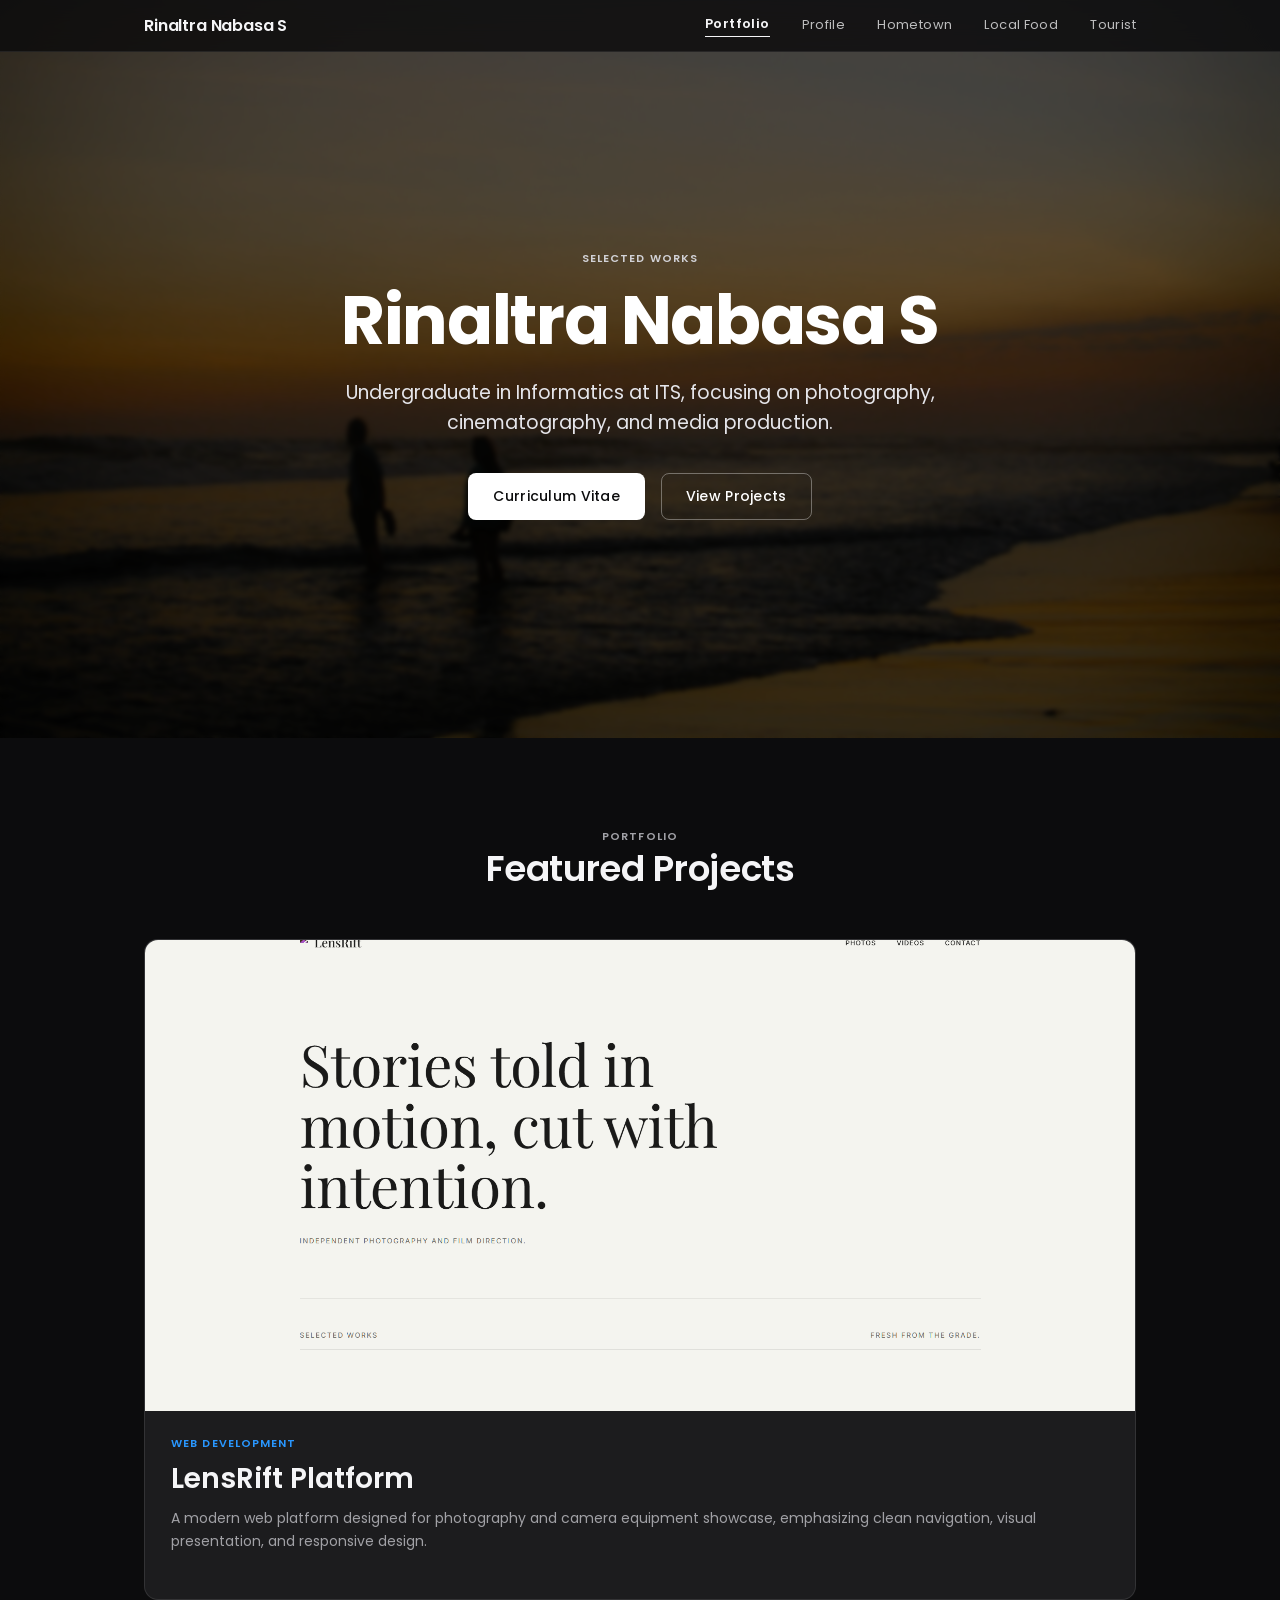
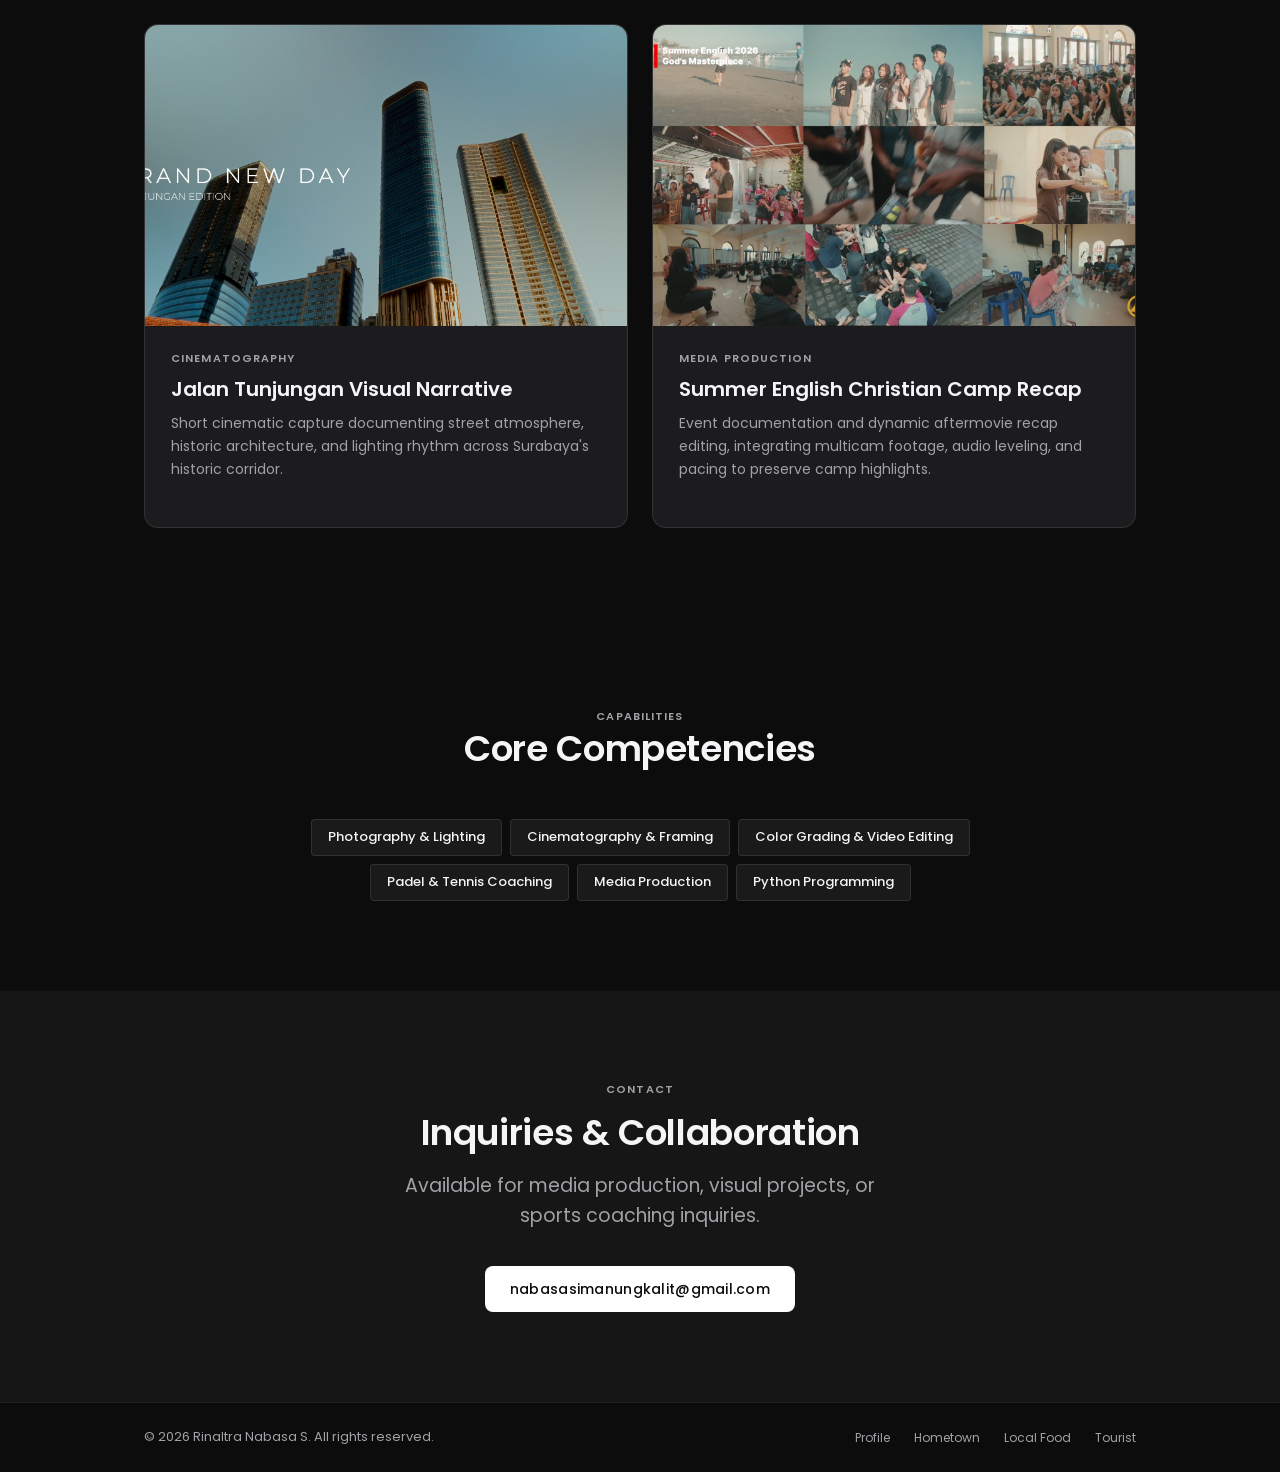
<file: quiz1/index.html>
<!DOCTYPE html>
<html lang="en">

<head>
  <meta charset="UTF-8">
  <meta name="viewport" content="width=device-width, initial-scale=1.0">
  <title>Rinaltra Nabasa S — Portfolio</title>
  <link rel="stylesheet" href="css/style.css">
</head>

<body>
  <!-- Navigation -->
  <nav class="nav nav-dark">
    <div class="nav-container">
      <a href="./index.html" class="nav-logo">Rinaltra Nabasa S</a>
      <div class="nav-links">
        <a href="./index.html" class="active">Portfolio</a>
        <a href="./profile/index.html">Profile</a>
        <a href="./hometown/index.html">Hometown</a>
        <a href="./food/index.html">Local Food</a>
        <a href="./tourist/index.html">Tourist</a>
      </div>
      <button class="nav-hamburger" aria-label="Menu">
        <span></span><span></span><span></span>
      </button>
    </div>
  </nav>
  <div class="nav-mobile-overlay">
    <a href="./index.html">Portfolio</a>
    <a href="./profile/index.html">Profile</a>
    <a href="./hometown/index.html">Hometown</a>
    <a href="./food/index.html">Local Food</a>
    <a href="./tourist/index.html">Tourist</a>
  </div>

  <div class="page-content">
    <!-- Hero Section with Portofolio Landing Page Photo -->
    <section class="hero hero-with-bg" style="background-image: url('images/Portofolio_landingpage.JPG');">
      <div class="hero-content">
        <p class="label" style="color: #d1d1d6; margin-bottom: 14px;">Selected Works</p>
        <h1 class="headline-super hero-title">Rinaltra Nabasa S</h1>
        <p class="subheadline hero-subtitle" style="color: #e5e5ea;">
          Undergraduate in Informatics at ITS, focusing on photography, cinematography, and media production.
        </p>
        <div class="hero-cta">
          <a href="./profile/index.html" class="btn btn-primary">Curriculum Vitae</a>
          <a href="#projects" class="btn btn-secondary">View Projects</a>
        </div>
      </div>
    </section>

    <!-- Projects Section -->
    <section class="section bg-black" id="projects">
      <div class="container">
        <div class="section-header text-center">
          <p class="label" style="color: var(--text-light-secondary);">Portfolio</p>
          <h2 class="headline-2" style="color: var(--text-light);">Featured Projects</h2>
        </div>

        <div class="card-grid card-grid-2">
          <!-- Featured Project 1: LensRift Website -->
          <div class="card card-dark card-featured">
            <div class="card-image">
              <img src="images/Project1_LensRiftWebsite.png" alt="LensRift Website Preview">
            </div>
            <div class="card-body">
              <p class="label card-label" style="color: var(--accent);">Web Development</p>
              <h3 class="card-title" style="color: var(--text-light);">LensRift Platform</h3>
              <p class="card-desc">
                A modern web platform designed for photography and camera equipment showcase, emphasizing clean
                navigation, visual presentation, and responsive design.
              </p>
            </div>
          </div>

          <!-- Project 2: Tunjungan Cinematography -->
          <div class="card card-dark">
            <div class="card-image">
              <img src="images/Project2_TunjunganCinematography.png" alt="Tunjungan Cinematography Project">
            </div>
            <div class="card-body">
              <p class="label card-label" style="color: var(--text-light-secondary);">Cinematography</p>
              <h3 class="card-title" style="color: var(--text-light);">Jalan Tunjungan Visual Narrative</h3>
              <p class="card-desc">
                Short cinematic capture documenting street atmosphere, historic architecture, and lighting rhythm across
                Surabaya's historic corridor.
              </p>
            </div>
          </div>

          <!-- Project 3: Summer English Christian Camp Recap -->
          <div class="card card-dark">
            <div class="card-image">
              <img src="images/Project3_SummerEnglishChristianCampRecap.png"
                alt="Summer English Christian Camp Video Recap">
            </div>
            <div class="card-body">
              <p class="label card-label" style="color: var(--text-light-secondary);">Media Production</p>
              <h3 class="card-title" style="color: var(--text-light);">Summer English Christian Camp Recap</h3>
              <p class="card-desc">
                Event documentation and dynamic aftermovie recap editing, integrating multicam footage, audio leveling,
                and pacing to preserve camp highlights.
              </p>
            </div>
          </div>
        </div>
      </div>
    </section>


    <!-- Skills Section -->
    <section class="section bg-black" id="skills">
      <div class="container text-center">
        <div class="section-header">
          <p class="label" style="color: var(--text-light-secondary);">Capabilities</p>
          <h2 class="headline-2" style="color: var(--text-light);">Core Competencies</h2>
        </div>
        <div class="skills-grid" style="justify-content: center; max-width: 720px; margin: 0 auto;">
          <span class="skill-tag">Photography & Lighting</span>
          <span class="skill-tag">Cinematography & Framing</span>
          <span class="skill-tag">Color Grading & Video Editing</span>
          <span class="skill-tag">Padel & Tennis Coaching</span>
          <span class="skill-tag">Media Production</span>
          <span class="skill-tag">Python Programming</span>
        </div>
      </div>
    </section>

    <!-- Contact -->
    <section class="section bg-dark text-center">
      <div class="container">
        <p class="label" style="color: var(--text-light-secondary); margin-bottom: 12px;">Contact</p>
        <h2 class="headline-2" style="color: var(--text-light); margin-bottom: 16px;">Inquiries & Collaboration</h2>
        <p class="subheadline" style="max-width: 520px; margin: 0 auto 36px;">
          Available for media production, visual projects, or sports coaching inquiries.
        </p>
        <div class="hero-cta">
          <a href="mailto:nabasasimanungkalit@gmail.com" class="btn btn-primary">nabasasimanungkalit@gmail.com</a>
        </div>
      </div>
    </section>

    <!-- Footer -->
    <footer class="footer">
      <div class="footer-content">
        <p class="footer-text">&copy; 2026 Rinaltra Nabasa S. All rights reserved.</p>
        <div class="footer-links">
          <a href="./profile/index.html">Profile</a>
          <a href="./hometown/index.html">Hometown</a>
          <a href="./food/index.html">Local Food</a>
          <a href="./tourist/index.html">Tourist</a>
        </div>
      </div>
    </footer>
  </div>

  <script src="js/main.js"></script>
</body>

</html>
</file>
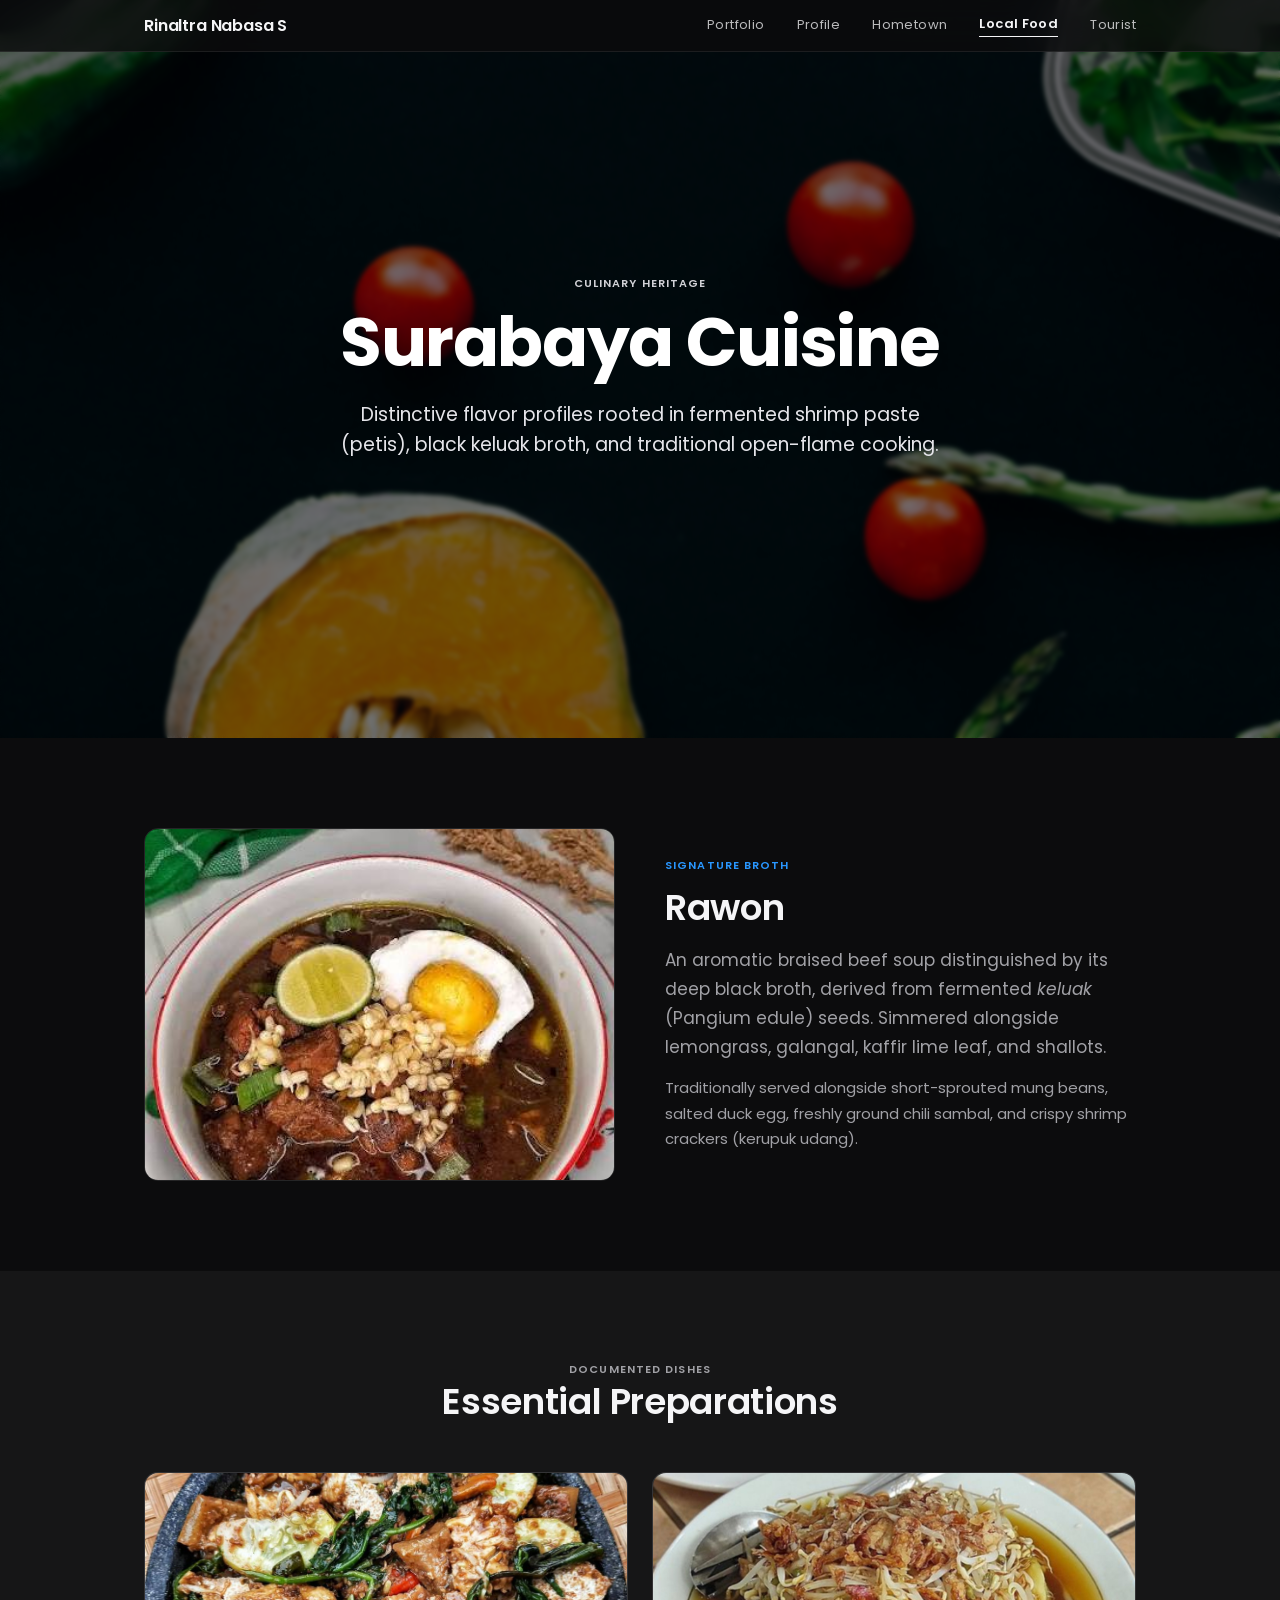
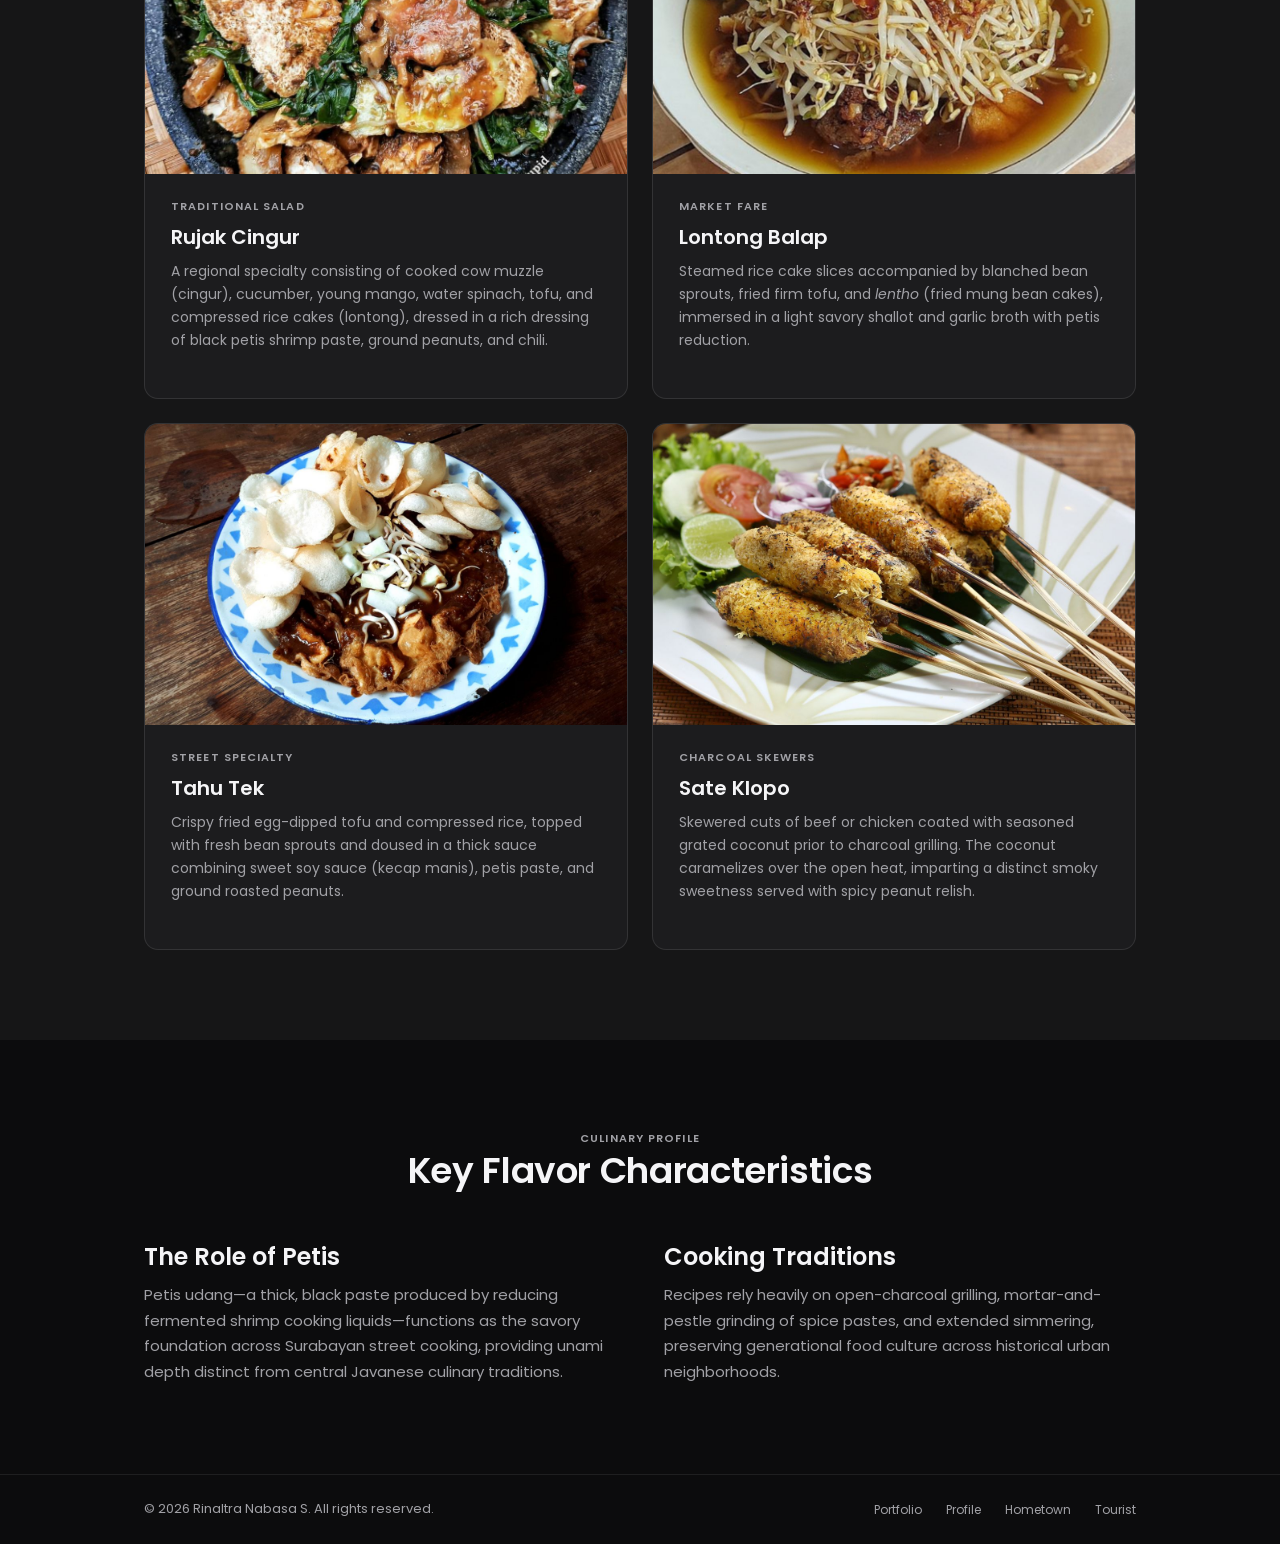
<file: quiz1/food/index.html>
<!DOCTYPE html>
<html lang="en">
<head>
  <meta charset="UTF-8">
  <meta name="viewport" content="width=device-width, initial-scale=1.0">
  <title>Surabaya — Culinary Overview</title>
  <link rel="stylesheet" href="../css/style.css">
</head>
<body>
  <!-- Navigation -->
  <nav class="nav nav-dark">
    <div class="nav-container">
      <a href="../index.html" class="nav-logo">Rinaltra Nabasa S</a>
      <div class="nav-links">
        <a href="../index.html">Portfolio</a>
        <a href="../profile/index.html">Profile</a>
        <a href="../hometown/index.html">Hometown</a>
        <a href="../food/index.html" class="active">Local Food</a>
        <a href="../tourist/index.html">Tourist</a>
      </div>
      <button class="nav-hamburger" aria-label="Menu">
        <span></span><span></span><span></span>
      </button>
    </div>
  </nav>
  <div class="nav-mobile-overlay">
    <a href="../index.html">Portfolio</a>
    <a href="../profile/index.html">Profile</a>
    <a href="../hometown/index.html">Hometown</a>
    <a href="../food/index.html">Local Food</a>
    <a href="../tourist/index.html">Tourist</a>
  </div>

  <div class="page-content">
    <!-- Hero with FoodBackdrop.jpg -->
    <section class="hero hero-with-bg" style="background-image: url('../images/FoodBackdrop.jpg');">
      <div class="hero-content">
        <p class="label" style="color: #d1d1d6; margin-bottom: 12px;">Culinary Heritage</p>
        <h1 class="headline-super hero-title">Surabaya Cuisine</h1>
        <p class="subheadline hero-subtitle" style="color: #e5e5ea;">
          Distinctive flavor profiles rooted in fermented shrimp paste (petis), black keluak broth, and traditional open-flame cooking.
        </p>
      </div>
    </section>

    <!-- Featured Dish: Rawon -->
    <section class="section bg-black">
      <div class="container">
        <div class="split-feature">
          <div class="split-feature-img">
            <img src="../images/Rawon.jpg" alt="Rawon Surabaya Beef Stew">
          </div>
          <div>
            <p class="label" style="color: var(--accent); margin-bottom: 10px;">Signature Broth</p>
            <h2 class="headline-2" style="color: var(--text-light); margin-bottom: 16px;">Rawon</h2>
            <p class="body-large" style="color: var(--text-light-secondary); margin-bottom: 14px;">
              An aromatic braised beef soup distinguished by its deep black broth, derived from fermented <em>keluak</em> (Pangium edule) seeds. Simmered alongside lemongrass, galangal, kaffir lime leaf, and shallots.
            </p>
            <p class="body-text" style="color: var(--text-light-secondary);">
              Traditionally served alongside short-sprouted mung beans, salted duck egg, freshly ground chili sambal, and crispy shrimp crackers (kerupuk udang).
            </p>
          </div>
        </div>
      </div>
    </section>

    <!-- Regional Specialties Grid -->
    <section class="section bg-dark">
      <div class="container">
        <div class="section-header text-center">
          <p class="label" style="color: var(--text-light-secondary);">Documented Dishes</p>
          <h2 class="headline-2" style="color: var(--text-light);">Essential Preparations</h2>
        </div>

        <div class="card-grid card-grid-2">
          <!-- Rujak Cingur -->
          <div class="card card-dark">
            <div class="card-image">
              <img src="../images/rujak_cingur.jpg" alt="Rujak Cingur Dish">
            </div>
            <div class="card-body">
              <p class="label card-label" style="color: var(--text-light-secondary);">Traditional Salad</p>
              <h3 class="card-title" style="color: var(--text-light);">Rujak Cingur</h3>
              <p class="card-desc">
                A regional specialty consisting of cooked cow muzzle (cingur), cucumber, young mango, water spinach, tofu, and compressed rice cakes (lontong), dressed in a rich dressing of black petis shrimp paste, ground peanuts, and chili.
              </p>
            </div>
          </div>

          <!-- Lontong Balap -->
          <div class="card card-dark">
            <div class="card-image">
              <img src="../images/Lontongbalap.jpg" alt="Lontong Balap Dish">
            </div>
            <div class="card-body">
              <p class="label card-label" style="color: var(--text-light-secondary);">Market Fare</p>
              <h3 class="card-title" style="color: var(--text-light);">Lontong Balap</h3>
              <p class="card-desc">
                Steamed rice cake slices accompanied by blanched bean sprouts, fried firm tofu, and <em>lentho</em> (fried mung bean cakes), immersed in a light savory shallot and garlic broth with petis reduction.
              </p>
            </div>
          </div>

          <!-- Tahu Tek -->
          <div class="card card-dark">
            <div class="card-image">
              <img src="../images/Tahutek.jpg" alt="Tahu Tek Dish">
            </div>
            <div class="card-body">
              <p class="label card-label" style="color: var(--text-light-secondary);">Street Specialty</p>
              <h3 class="card-title" style="color: var(--text-light);">Tahu Tek</h3>
              <p class="card-desc">
                Crispy fried egg-dipped tofu and compressed rice, topped with fresh bean sprouts and doused in a thick sauce combining sweet soy sauce (kecap manis), petis paste, and ground roasted peanuts.
              </p>
            </div>
          </div>

          <!-- Sate Klopo -->
          <div class="card card-dark">
            <div class="card-image">
              <img src="../images/Sateklopo.jpeg" alt="Sate Klopo Charcoal Skewers">
            </div>
            <div class="card-body">
              <p class="label card-label" style="color: var(--text-light-secondary);">Charcoal Skewers</p>
              <h3 class="card-title" style="color: var(--text-light);">Sate Klopo</h3>
              <p class="card-desc">
                Skewered cuts of beef or chicken coated with seasoned grated coconut prior to charcoal grilling. The coconut caramelizes over the open heat, imparting a distinct smoky sweetness served with spicy peanut relish.
              </p>
            </div>
          </div>
        </div>
      </div>
    </section>

    <!-- Additional Overview -->
    <section class="section bg-black">
      <div class="container">
        <div class="section-header text-center">
          <p class="label" style="color: var(--text-light-secondary);">Culinary Profile</p>
          <h2 class="headline-2" style="color: var(--text-light);">Key Flavor Characteristics</h2>
        </div>
        <div class="profile-info-grid">
          <div>
            <h3 class="headline-3" style="color: var(--text-light); margin-bottom: 10px;">The Role of Petis</h3>
            <p class="body-text" style="color: var(--text-light-secondary);">
              Petis udang—a thick, black paste produced by reducing fermented shrimp cooking liquids—functions as the savory foundation across Surabayan street cooking, providing unami depth distinct from central Javanese culinary traditions.
            </p>
          </div>
          <div>
            <h3 class="headline-3" style="color: var(--text-light); margin-bottom: 10px;">Cooking Traditions</h3>
            <p class="body-text" style="color: var(--text-light-secondary);">
              Recipes rely heavily on open-charcoal grilling, mortar-and-pestle grinding of spice pastes, and extended simmering, preserving generational food culture across historical urban neighborhoods.
            </p>
          </div>
        </div>
      </div>
    </section>

    <!-- Footer -->
    <footer class="footer">
      <div class="footer-content">
        <p class="footer-text">&copy; 2026 Rinaltra Nabasa S. All rights reserved.</p>
        <div class="footer-links">
          <a href="../index.html">Portfolio</a>
          <a href="../profile/index.html">Profile</a>
          <a href="../hometown/index.html">Hometown</a>
          <a href="../tourist/index.html">Tourist</a>
        </div>
      </div>
    </footer>
  </div>

  <script src="../js/main.js"></script>
</body>
</html>
</file>
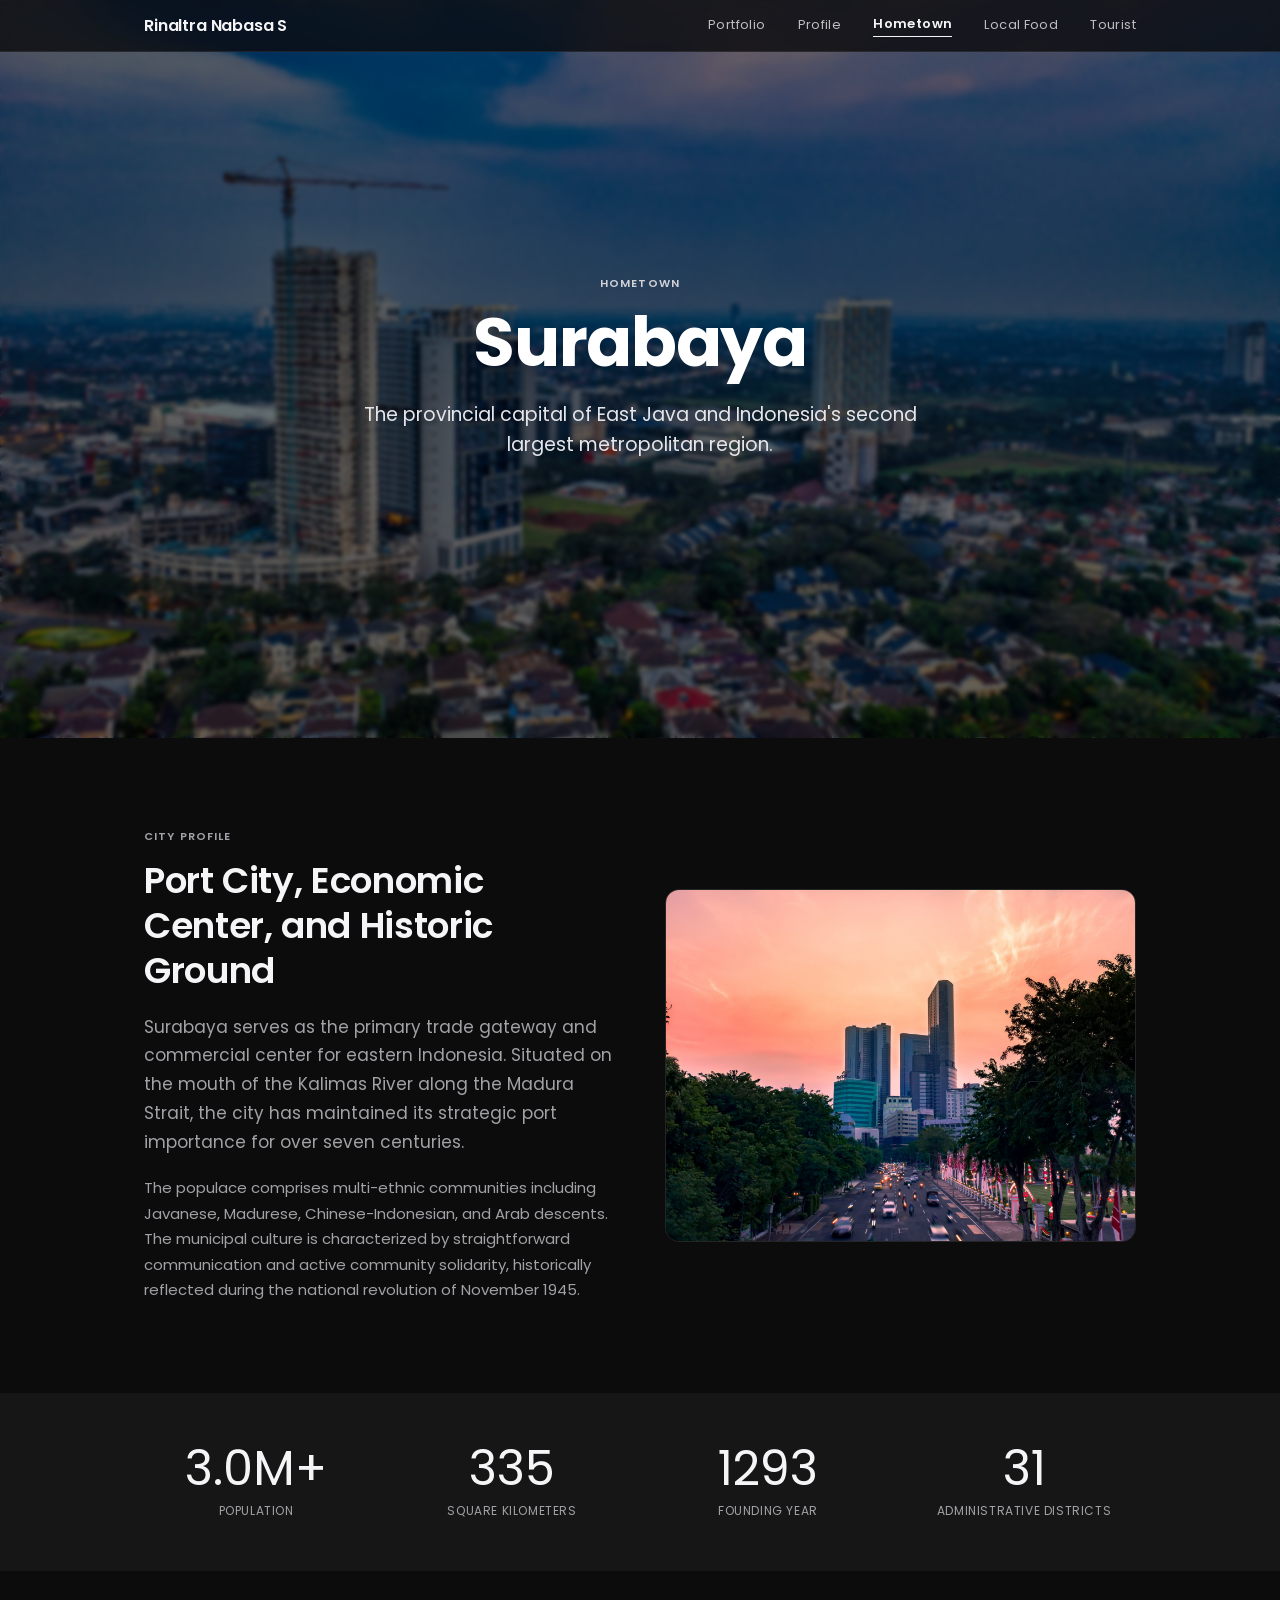
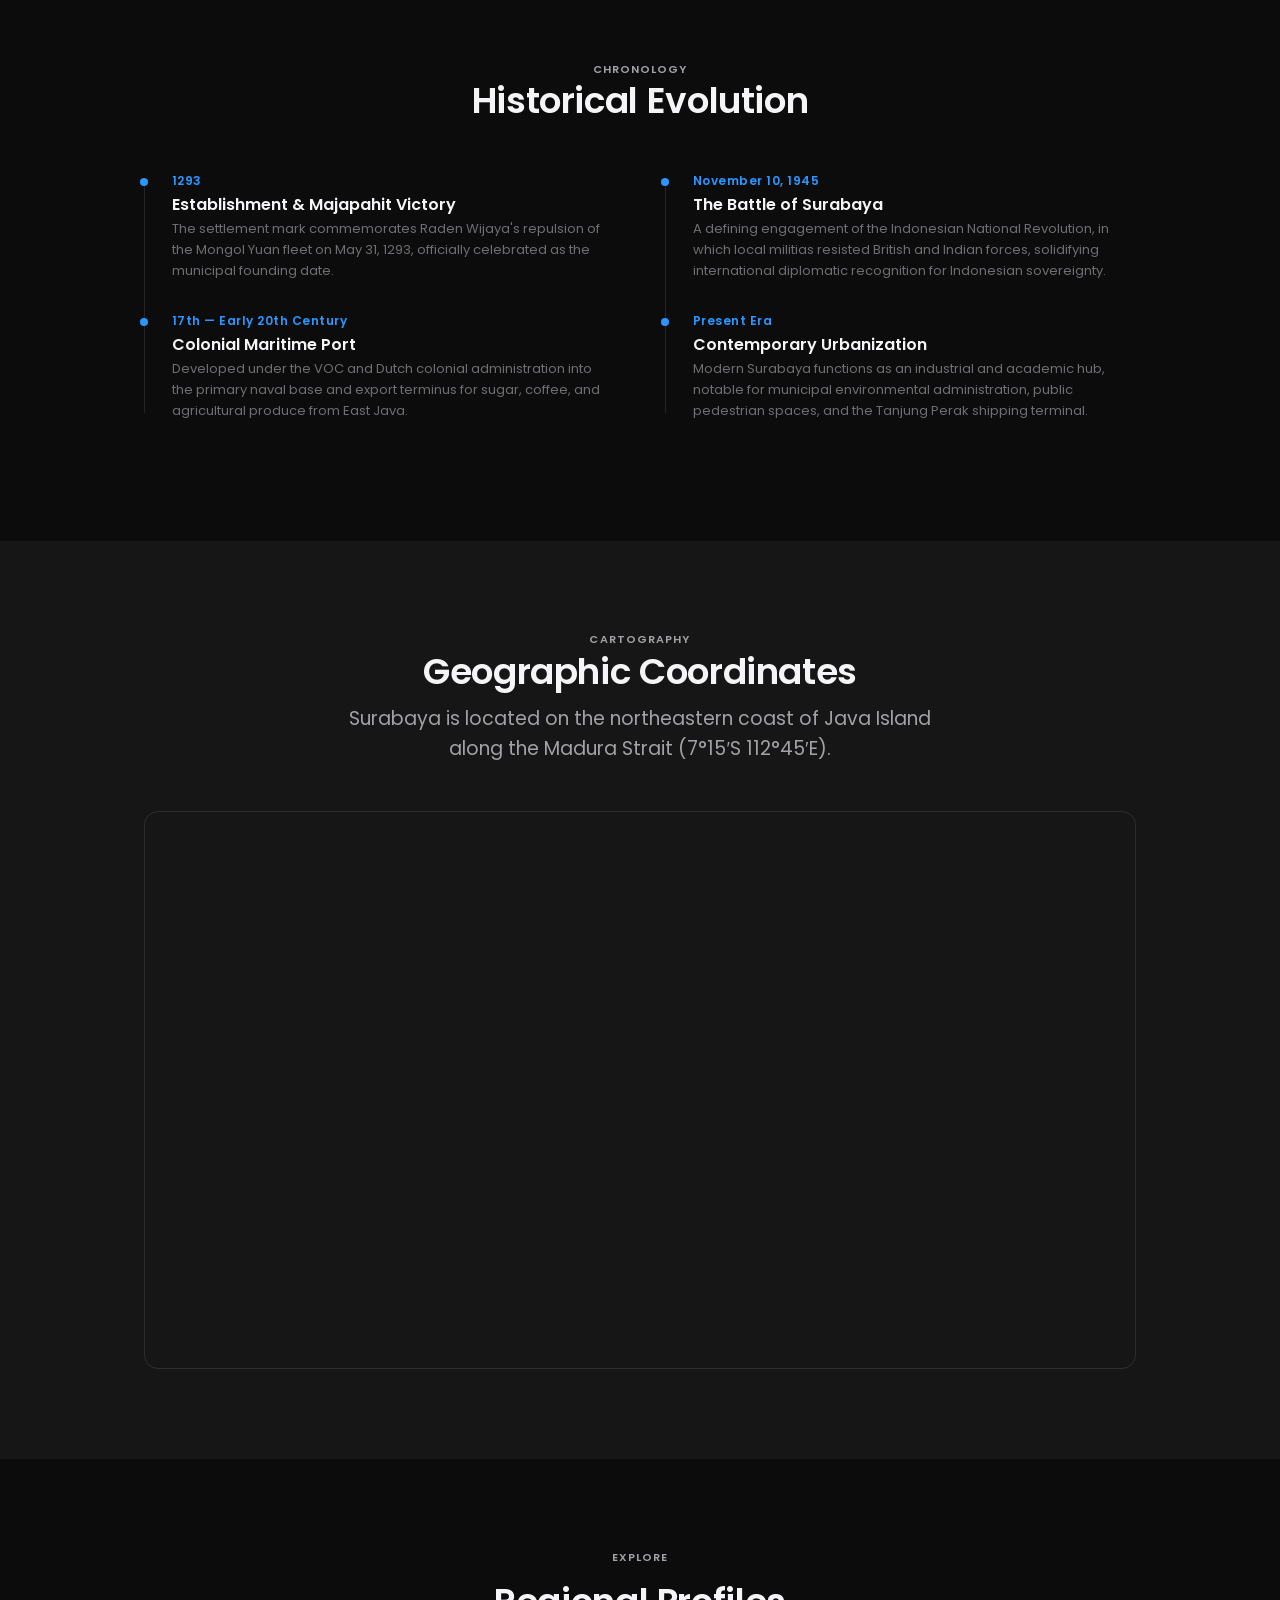
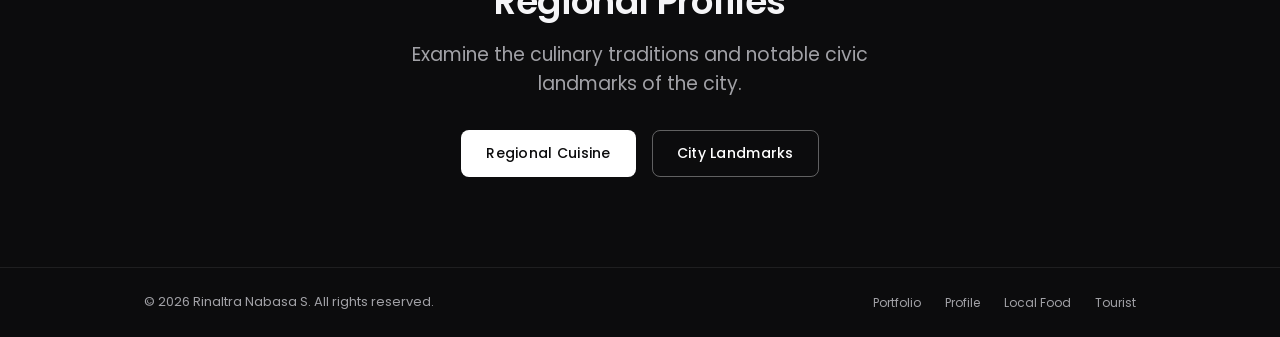
<file: quiz1/hometown/index.html>
<!DOCTYPE html>
<html lang="en">
<head>
  <meta charset="UTF-8">
  <meta name="viewport" content="width=device-width, initial-scale=1.0">
  <title>Surabaya — Hometown Overview</title>
  <link rel="stylesheet" href="../css/style.css">
</head>
<body>
  <!-- Navigation -->
  <nav class="nav nav-dark">
    <div class="nav-container">
      <a href="../index.html" class="nav-logo">Rinaltra Nabasa S</a>
      <div class="nav-links">
        <a href="../index.html">Portfolio</a>
        <a href="../profile/index.html">Profile</a>
        <a href="../hometown/index.html" class="active">Hometown</a>
        <a href="../food/index.html">Local Food</a>
        <a href="../tourist/index.html">Tourist</a>
      </div>
      <button class="nav-hamburger" aria-label="Menu">
        <span></span><span></span><span></span>
      </button>
    </div>
  </nav>
  <div class="nav-mobile-overlay">
    <a href="../index.html">Portfolio</a>
    <a href="../profile/index.html">Profile</a>
    <a href="../hometown/index.html">Hometown</a>
    <a href="../food/index.html">Local Food</a>
    <a href="../tourist/index.html">Tourist</a>
  </div>

  <div class="page-content">
    <!-- Hero with Skyline Backdrop -->
    <section class="hero hero-with-bg" style="background-image: url('../images/Skyline_ backdrop.jpg');">
      <div class="hero-content">
        <p class="label" style="color: #d1d1d6; margin-bottom: 12px;">Hometown</p>
        <h1 class="headline-super hero-title">Surabaya</h1>
        <p class="subheadline hero-subtitle" style="color: #e5e5ea;">
          The provincial capital of East Java and Indonesia's second largest metropolitan region.
        </p>
      </div>
    </section>

    <!-- About Section with Skyline Square Image -->
    <section class="section bg-black">
      <div class="container">
        <div class="split-feature">
          <div>
            <p class="label" style="color: var(--text-light-secondary); margin-bottom: 12px;">City Profile</p>
            <h2 class="headline-2" style="color: var(--text-light); margin-bottom: 20px;">Port City, Economic Center, and Historic Ground</h2>
            <p class="body-large" style="color: var(--text-light-secondary); margin-bottom: 18px;">
              Surabaya serves as the primary trade gateway and commercial center for eastern Indonesia. Situated on the mouth of the Kalimas River along the Madura Strait, the city has maintained its strategic port importance for over seven centuries.
            </p>
            <p class="body-text" style="color: var(--text-light-secondary);">
              The populace comprises multi-ethnic communities including Javanese, Madurese, Chinese-Indonesian, and Arab descents. The municipal culture is characterized by straightforward communication and active community solidarity, historically reflected during the national revolution of November 1945.
            </p>
          </div>
          <div class="split-feature-img">
            <img src="../images/Skyline_squaree (2).jpg" alt="Surabaya Skyline Architecture">
          </div>
        </div>
      </div>
    </section>

    <!-- Key Demographic Data -->
    <section class="section-compact bg-dark">
      <div class="container">
        <div class="stats-row">
          <div class="stat-item">
            <div class="stat-number" style="color: var(--text-light);">3.0M+</div>
            <p class="stat-label">Population</p>
          </div>
          <div class="stat-item">
            <div class="stat-number" style="color: var(--text-light);">335</div>
            <p class="stat-label">Square Kilometers</p>
          </div>
          <div class="stat-item">
            <div class="stat-number" style="color: var(--text-light);">1293</div>
            <p class="stat-label">Founding Year</p>
          </div>
          <div class="stat-item">
            <div class="stat-number" style="color: var(--text-light);">31</div>
            <p class="stat-label">Administrative Districts</p>
          </div>
        </div>
      </div>
    </section>

    <!-- Historical Milestones -->
    <section class="section bg-black">
      <div class="container">
        <div class="section-header text-center">
          <p class="label" style="color: var(--text-light-secondary);">Chronology</p>
          <h2 class="headline-2" style="color: var(--text-light);">Historical Evolution</h2>
        </div>

        <div class="profile-info-grid" style="gap: 50px;">
          <div>
            <div class="timeline">
              <div class="timeline-item">
                <p class="timeline-year">1293</p>
                <p class="timeline-title" style="color: var(--text-light);">Establishment & Majapahit Victory</p>
                <p class="timeline-subtitle">The settlement mark commemorates Raden Wijaya's repulsion of the Mongol Yuan fleet on May 31, 1293, officially celebrated as the municipal founding date.</p>
              </div>
              <div class="timeline-item">
                <p class="timeline-year">17th — Early 20th Century</p>
                <p class="timeline-title" style="color: var(--text-light);">Colonial Maritime Port</p>
                <p class="timeline-subtitle">Developed under the VOC and Dutch colonial administration into the primary naval base and export terminus for sugar, coffee, and agricultural produce from East Java.</p>
              </div>
            </div>
          </div>
          <div>
            <div class="timeline">
              <div class="timeline-item">
                <p class="timeline-year">November 10, 1945</p>
                <p class="timeline-title" style="color: var(--text-light);">The Battle of Surabaya</p>
                <p class="timeline-subtitle">A defining engagement of the Indonesian National Revolution, in which local militias resisted British and Indian forces, solidifying international diplomatic recognition for Indonesian sovereignty.</p>
              </div>
              <div class="timeline-item">
                <p class="timeline-year">Present Era</p>
                <p class="timeline-title" style="color: var(--text-light);">Contemporary Urbanization</p>
                <p class="timeline-subtitle">Modern Surabaya functions as an industrial and academic hub, notable for municipal environmental administration, public pedestrian spaces, and the Tanjung Perak shipping terminal.</p>
              </div>
            </div>
          </div>
        </div>
      </div>
    </section>

    <!-- Geographic Location (Map) -->
    <section class="section bg-dark">
      <div class="container">
        <div class="section-header text-center">
          <p class="label" style="color: var(--text-light-secondary);">Cartography</p>
          <h2 class="headline-2" style="color: var(--text-light);">Geographic Coordinates</h2>
          <p class="subheadline" style="max-width: 600px; margin: 10px auto 0;">
            Surabaya is located on the northeastern coast of Java Island along the Madura Strait (7°15′S 112°45′E).
          </p>
        </div>
        <div style="border-radius: var(--radius); overflow: hidden; aspect-ratio: 16/9; border: 1px solid var(--border-color-dark);">
          <iframe 
            src="https://www.google.com/maps/embed?pb=!1m18!1m12!1m3!1d126748.56363584065!2d112.66193373281249!3d-7.275834899999999!2m3!1f0!2f0!3f0!3m2!1i1024!2i768!4f13.1!3m3!1m2!1s0x2dd7fbf8381ac47f%3A0x3027a76e352be40!2sSurabaya%2C%20Surabaya%20City%2C%20East%20Java%2C%20Indonesia!5e0!3m2!1sen!2sid!4v1695000000000!5m2!1sen!2sid" 
            width="100%" 
            height="100%" 
            style="border:0; display:block;" 
            allowfullscreen="" 
            loading="lazy" 
            referrerpolicy="no-referrer-when-downgrade">
          </iframe>
        </div>
      </div>
    </section>

    <!-- Navigation Prompt -->
    <section class="section bg-black text-center">
      <div class="container">
        <p class="label" style="color: var(--text-light-secondary); margin-bottom: 12px;">Explore</p>
        <h2 class="headline-2" style="color: var(--text-light); margin-bottom: 16px;">Regional Profiles</h2>
        <p class="subheadline" style="max-width: 520px; margin: 0 auto 32px;">
          Examine the culinary traditions and notable civic landmarks of the city.
        </p>
        <div class="hero-cta">
          <a href="../food/index.html" class="btn btn-primary">Regional Cuisine</a>
          <a href="../tourist/index.html" class="btn btn-secondary">City Landmarks</a>
        </div>
      </div>
    </section>

    <!-- Footer -->
    <footer class="footer">
      <div class="footer-content">
        <p class="footer-text">&copy; 2026 Rinaltra Nabasa S. All rights reserved.</p>
        <div class="footer-links">
          <a href="../index.html">Portfolio</a>
          <a href="../profile/index.html">Profile</a>
          <a href="../food/index.html">Local Food</a>
          <a href="../tourist/index.html">Tourist</a>
        </div>
      </div>
    </footer>
  </div>

  <script src="../js/main.js"></script>
</body>
</html>
</file>
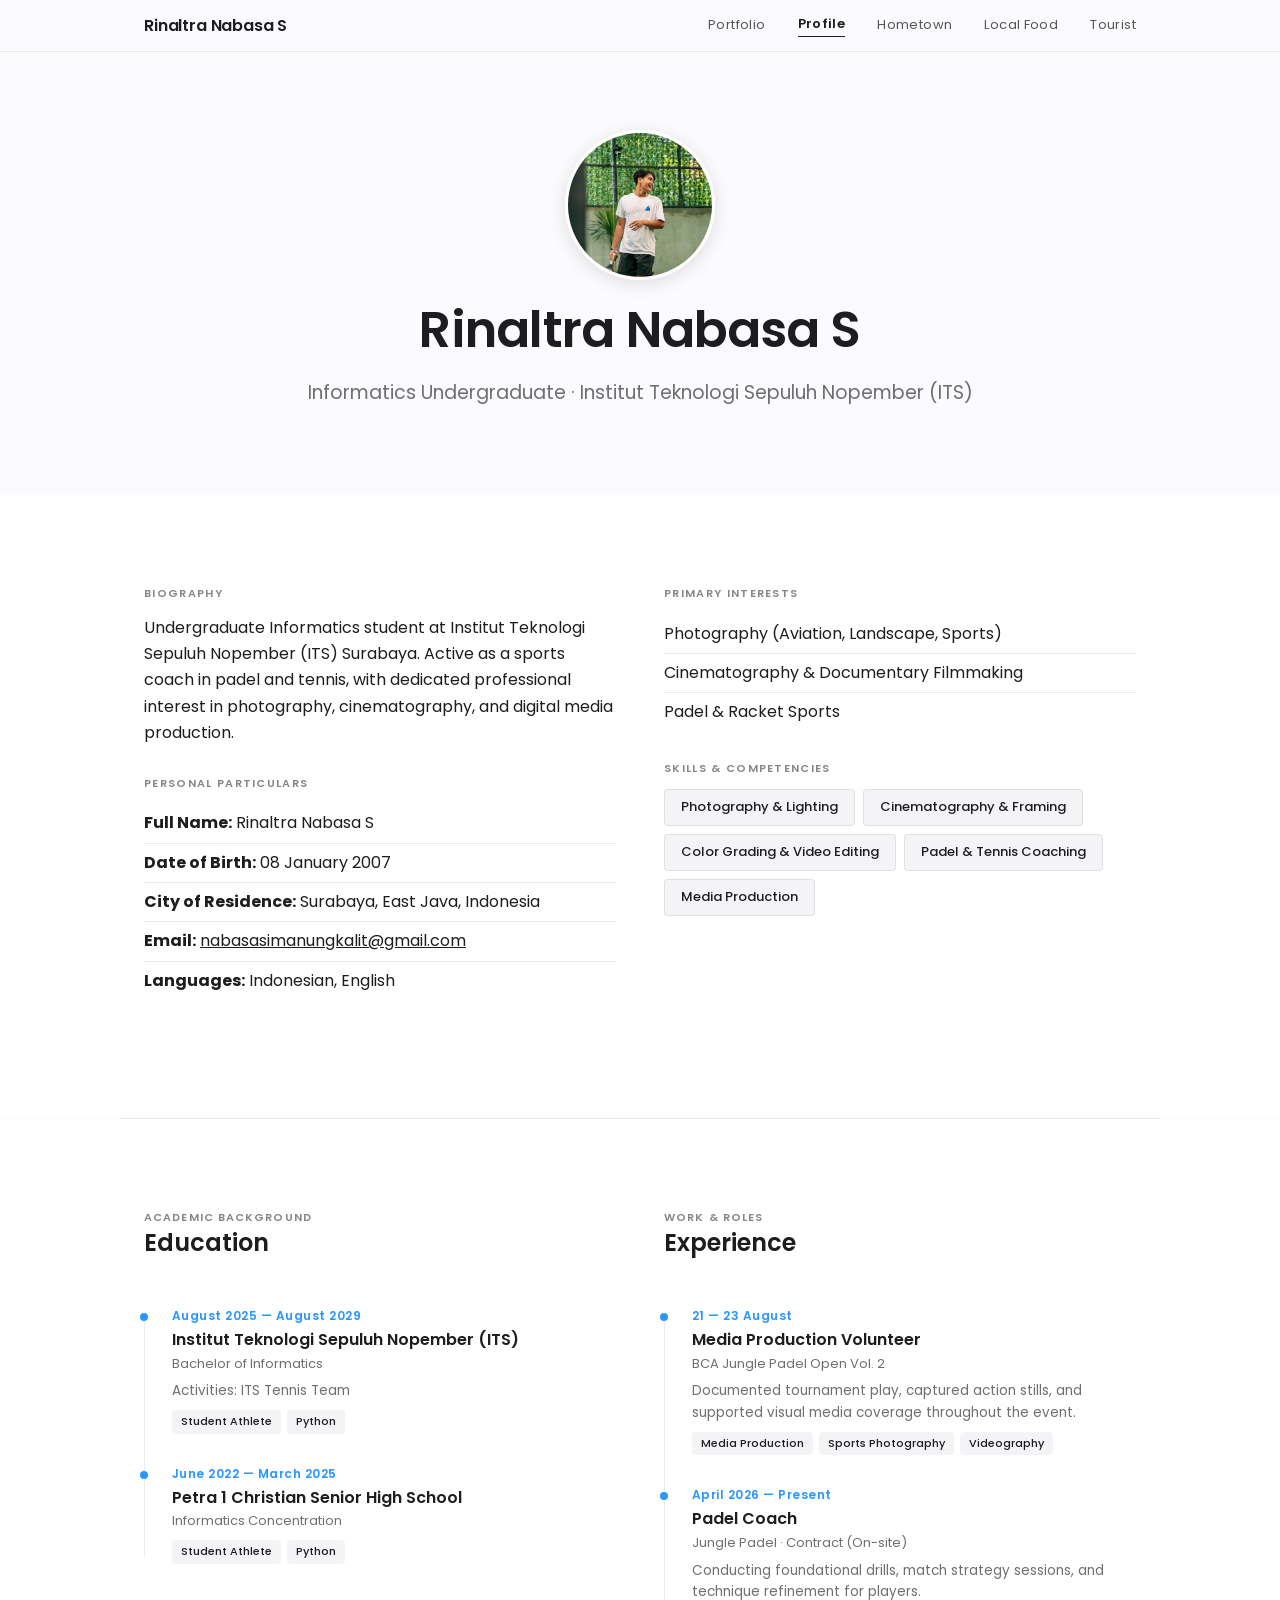
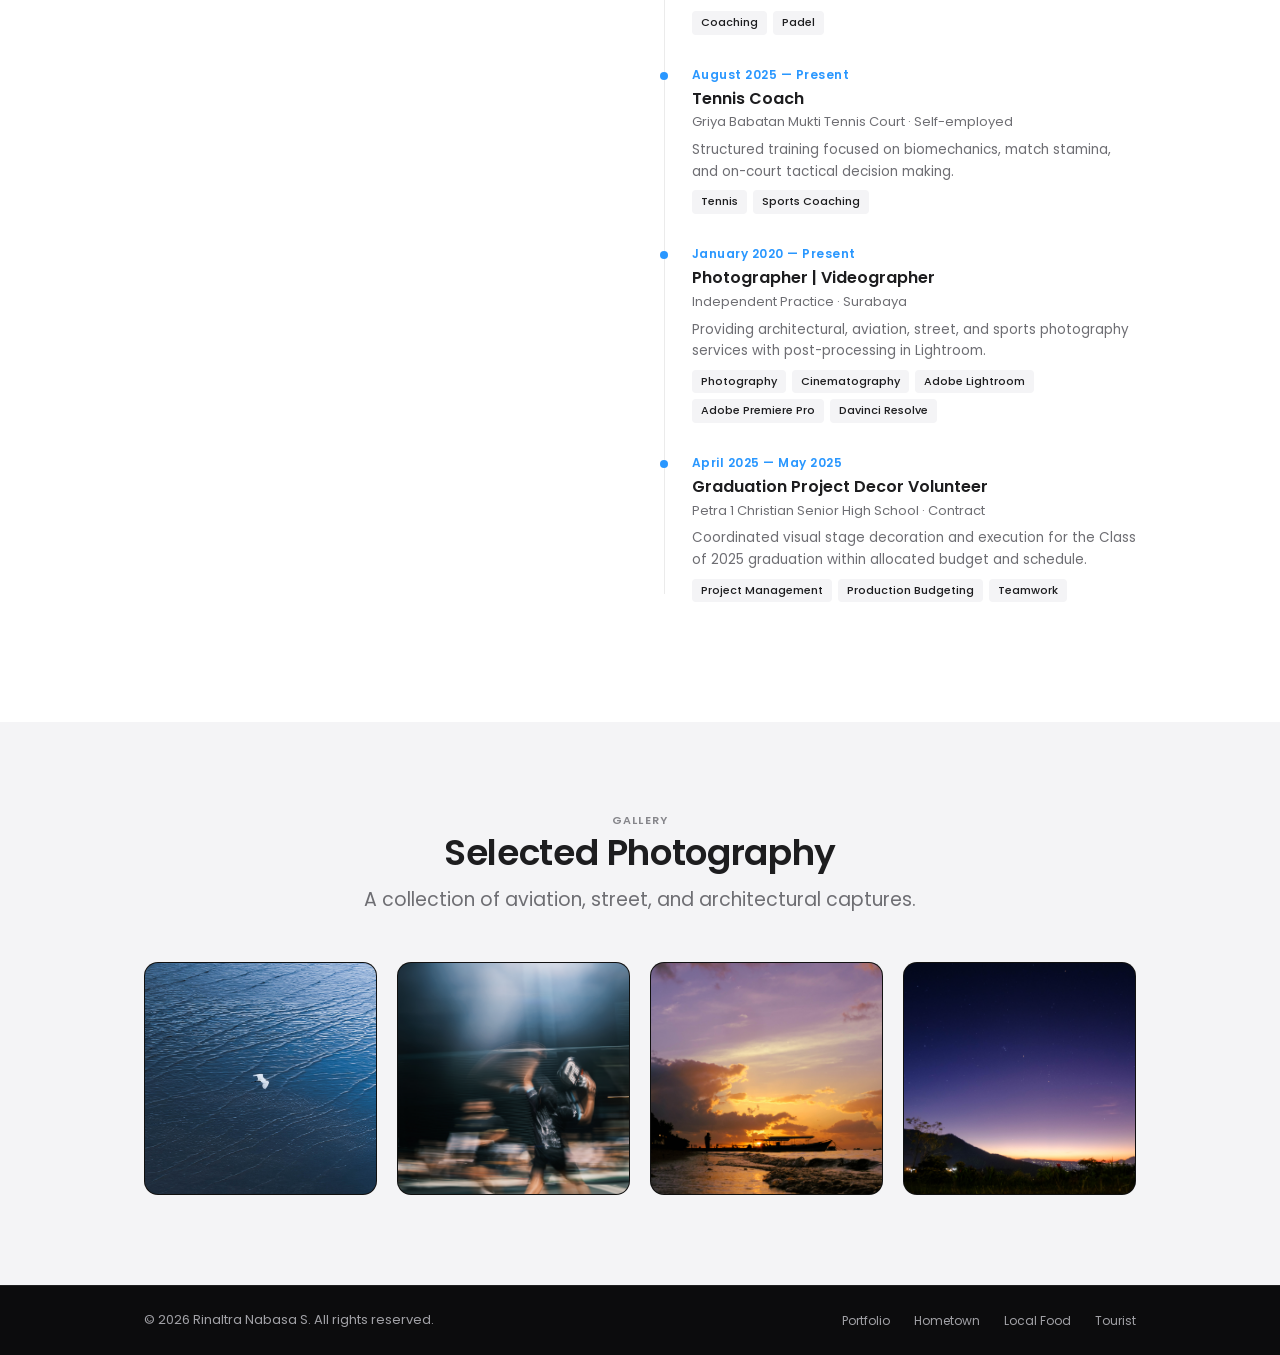
<file: quiz1/profile/index.html>
<!DOCTYPE html>
<html lang="en">
<head>
  <meta charset="UTF-8">
  <meta name="viewport" content="width=device-width, initial-scale=1.0">
  <title>Curriculum Vitae — Rinaltra Nabasa S</title>
  <link rel="stylesheet" href="../css/style.css">
</head>
<body>
  <!-- Navigation -->
  <nav class="nav">
    <div class="nav-container">
      <a href="../index.html" class="nav-logo">Rinaltra Nabasa S</a>
      <div class="nav-links">
        <a href="../index.html">Portfolio</a>
        <a href="../profile/index.html" class="active">Profile</a>
        <a href="../hometown/index.html">Hometown</a>
        <a href="../food/index.html">Local Food</a>
        <a href="../tourist/index.html">Tourist</a>
      </div>
      <button class="nav-hamburger" aria-label="Menu">
        <span></span><span></span><span></span>
      </button>
    </div>
  </nav>
  <div class="nav-mobile-overlay">
    <a href="../index.html">Portfolio</a>
    <a href="../profile/index.html">Profile</a>
    <a href="../hometown/index.html">Hometown</a>
    <a href="../food/index.html">Local Food</a>
    <a href="../tourist/index.html">Tourist</a>
  </div>

  <div class="page-content">
    <!-- Hero with Real Profile Picture -->
    <section class="hero hero-light hero-compact">
      <div class="hero-content profile-hero-content">
        <img src="../images/ProfilePicture.jpg" alt="Rinaltra Nabasa S" class="profile-avatar-img">
        <div>
          <h1 class="headline-1 hero-title">Rinaltra Nabasa S</h1>
          <p class="subheadline">Informatics Undergraduate · Institut Teknologi Sepuluh Nopember (ITS)</p>
        </div>
      </div>
    </section>

    <!-- Bio & Details -->
    <section class="section bg-white">
      <div class="container">
        <div class="profile-info-grid">
          <div>
            <div class="info-block">
              <h3>Biography</h3>
              <p class="body-large">
                Undergraduate Informatics student at Institut Teknologi Sepuluh Nopember (ITS) Surabaya. Active as a sports coach in padel and tennis, with dedicated professional interest in photography, cinematography, and digital media production.
              </p>
            </div>
            <div class="info-block">
              <h3>Personal Particulars</h3>
              <ul>
                <li><strong>Full Name:</strong> Rinaltra Nabasa S</li>
                <li><strong>Date of Birth:</strong> 08 January 2007</li>
                <li><strong>City of Residence:</strong> Surabaya, East Java, Indonesia</li>
                <li><strong>Email:</strong> <a href="mailto:nabasasimanungkalit@gmail.com" style="color: var(--text-primary); text-decoration: underline;">nabasasimanungkalit@gmail.com</a></li>
                <li><strong>Languages:</strong> Indonesian, English</li>
              </ul>
            </div>
          </div>

          <div>
            <div class="info-block">
              <h3>Primary Interests</h3>
              <ul>
                <li>Photography (Aviation, Landscape, Sports)</li>
                <li>Cinematography & Documentary Filmmaking</li>
                <li>Padel & Racket Sports</li>
              </ul>
            </div>
            <div class="info-block">
              <h3>Skills & Competencies</h3>
              <div class="skills-grid" style="margin-top: 10px;">
                <span class="skill-tag">Photography & Lighting</span>
                <span class="skill-tag">Cinematography & Framing</span>
                <span class="skill-tag">Color Grading & Video Editing</span>
                <span class="skill-tag">Padel & Tennis Coaching</span>
                <span class="skill-tag">Media Production</span>
              </div>
            </div>
          </div>
        </div>
      </div>
    </section>

    <div class="divider" style="max-width: 1040px; margin: 0 auto;"></div>

    <!-- Education & Experience -->
    <section class="section bg-white">
      <div class="container">
        <div class="profile-info-grid">
          <!-- Education Column -->
          <div>
            <div class="section-header">
              <p class="label">Academic Background</p>
              <h2 class="headline-3">Education</h2>
            </div>
            <div class="timeline">
              <div class="timeline-item">
                <p class="timeline-year">August 2025 — August 2029</p>
                <p class="timeline-title">Institut Teknologi Sepuluh Nopember (ITS)</p>
                <p class="timeline-subtitle">Bachelor of Informatics</p>
                <p class="timeline-desc">Activities: ITS Tennis Team</p>
                <div class="timeline-tags">
                  <span class="timeline-tag">Student Athlete</span>
                  <span class="timeline-tag">Python</span>
                </div>
              </div>

              <div class="timeline-item">
                <p class="timeline-year">June 2022 — March 2025</p>
                <p class="timeline-title">Petra 1 Christian Senior High School</p>
                <p class="timeline-subtitle">Informatics Concentration</p>
                <div class="timeline-tags">
                  <span class="timeline-tag">Student Athlete</span>
                  <span class="timeline-tag">Python</span>
                </div>
              </div>
            </div>
          </div>

          <!-- Experience Column -->
          <div>
            <div class="section-header">
              <p class="label">Work & Roles</p>
              <h2 class="headline-3">Experience</h2>
            </div>
            <div class="timeline">
              <div class="timeline-item">
                <p class="timeline-year">21 — 23 August</p>
                <p class="timeline-title">Media Production Volunteer</p>
                <p class="timeline-subtitle">BCA Jungle Padel Open Vol. 2</p>
                <p class="timeline-desc">Documented tournament play, captured action stills, and supported visual media coverage throughout the event.</p>
                <div class="timeline-tags">
                  <span class="timeline-tag">Media Production</span>
                  <span class="timeline-tag">Sports Photography</span>
                  <span class="timeline-tag">Videography</span>
                </div>
              </div>

              <div class="timeline-item">
                <p class="timeline-year">April 2026 — Present</p>
                <p class="timeline-title">Padel Coach</p>
                <p class="timeline-subtitle">Jungle Padel · Contract (On-site)</p>
                <p class="timeline-desc">Conducting foundational drills, match strategy sessions, and technique refinement for players.</p>
                <div class="timeline-tags">
                  <span class="timeline-tag">Coaching</span>
                  <span class="timeline-tag">Padel</span>
                </div>
              </div>

              <div class="timeline-item">
                <p class="timeline-year">August 2025 — Present</p>
                <p class="timeline-title">Tennis Coach</p>
                <p class="timeline-subtitle">Griya Babatan Mukti Tennis Court · Self-employed</p>
                <p class="timeline-desc">Structured training focused on biomechanics, match stamina, and on-court tactical decision making.</p>
                <div class="timeline-tags">
                  <span class="timeline-tag">Tennis</span>
                  <span class="timeline-tag">Sports Coaching</span>
                </div>
              </div>

              <div class="timeline-item">
                <p class="timeline-year">January 2020 — Present</p>
                <p class="timeline-title">Photographer | Videographer</p>
                <p class="timeline-subtitle">Independent Practice · Surabaya</p>
                <p class="timeline-desc">Providing architectural, aviation, street, and sports photography services with post-processing in Lightroom.</p>
                <div class="timeline-tags">
                  <span class="timeline-tag">Photography</span>
                  <span class="timeline-tag">Cinematography</span>
                  <span class="timeline-tag">Adobe Lightroom</span>
                  <span class="timeline-tag">Adobe Premiere Pro</span>
                  <span class="timeline-tag">Davinci Resolve</span>
                </div>
              </div>

              <div class="timeline-item">
                <p class="timeline-year">April 2025 — May 2025</p>
                <p class="timeline-title">Graduation Project Decor Volunteer</p>
                <p class="timeline-subtitle">Petra 1 Christian Senior High School · Contract</p>
                <p class="timeline-desc">Coordinated visual stage decoration and execution for the Class of 2025 graduation within allocated budget and schedule.</p>
                <div class="timeline-tags">
                  <span class="timeline-tag">Project Management</span>
                  <span class="timeline-tag">Production Budgeting</span>
                  <span class="timeline-tag">Teamwork</span>
                </div>
              </div>
            </div>
          </div>
        </div>
      </div>
    </section>

    <!-- Visual Portfolio Gallery using Photographs 1, 2, 3, 4 -->
    <section class="section bg-secondary">
      <div class="container">
        <div class="section-header text-center">
          <p class="label">Gallery</p>
          <h2 class="headline-2">Selected Photography</h2>
          <p class="subheadline" style="max-width: 600px; margin: 10px auto 0;">
            A collection of aviation, street, and architectural captures.
          </p>
        </div>
        <div class="gallery-grid" style="grid-template-columns: repeat(4, 1fr);">
          <div class="gallery-item">
            <img src="../images/Photograph1.jpg" alt="Aviation Photography 1">
          </div>
          <div class="gallery-item">
            <img src="../images/Photograph2.jpg" alt="Aviation Photography 2">
          </div>
          <div class="gallery-item">
            <img src="../images/Photograph3.jpg" alt="Photography 3">
          </div>
          <div class="gallery-item">
            <img src="../images/Photograph4.jpg" alt="Photography 4">
          </div>
        </div>
      </div>
    </section>

    <!-- Footer -->
    <footer class="footer">
      <div class="footer-content">
        <p class="footer-text">&copy; 2026 Rinaltra Nabasa S. All rights reserved.</p>
        <div class="footer-links">
          <a href="../index.html">Portfolio</a>
          <a href="../hometown/index.html">Hometown</a>
          <a href="../food/index.html">Local Food</a>
          <a href="../tourist/index.html">Tourist</a>
        </div>
      </div>
    </footer>
  </div>

  <script src="../js/main.js"></script>
</body>
</html>
</file>
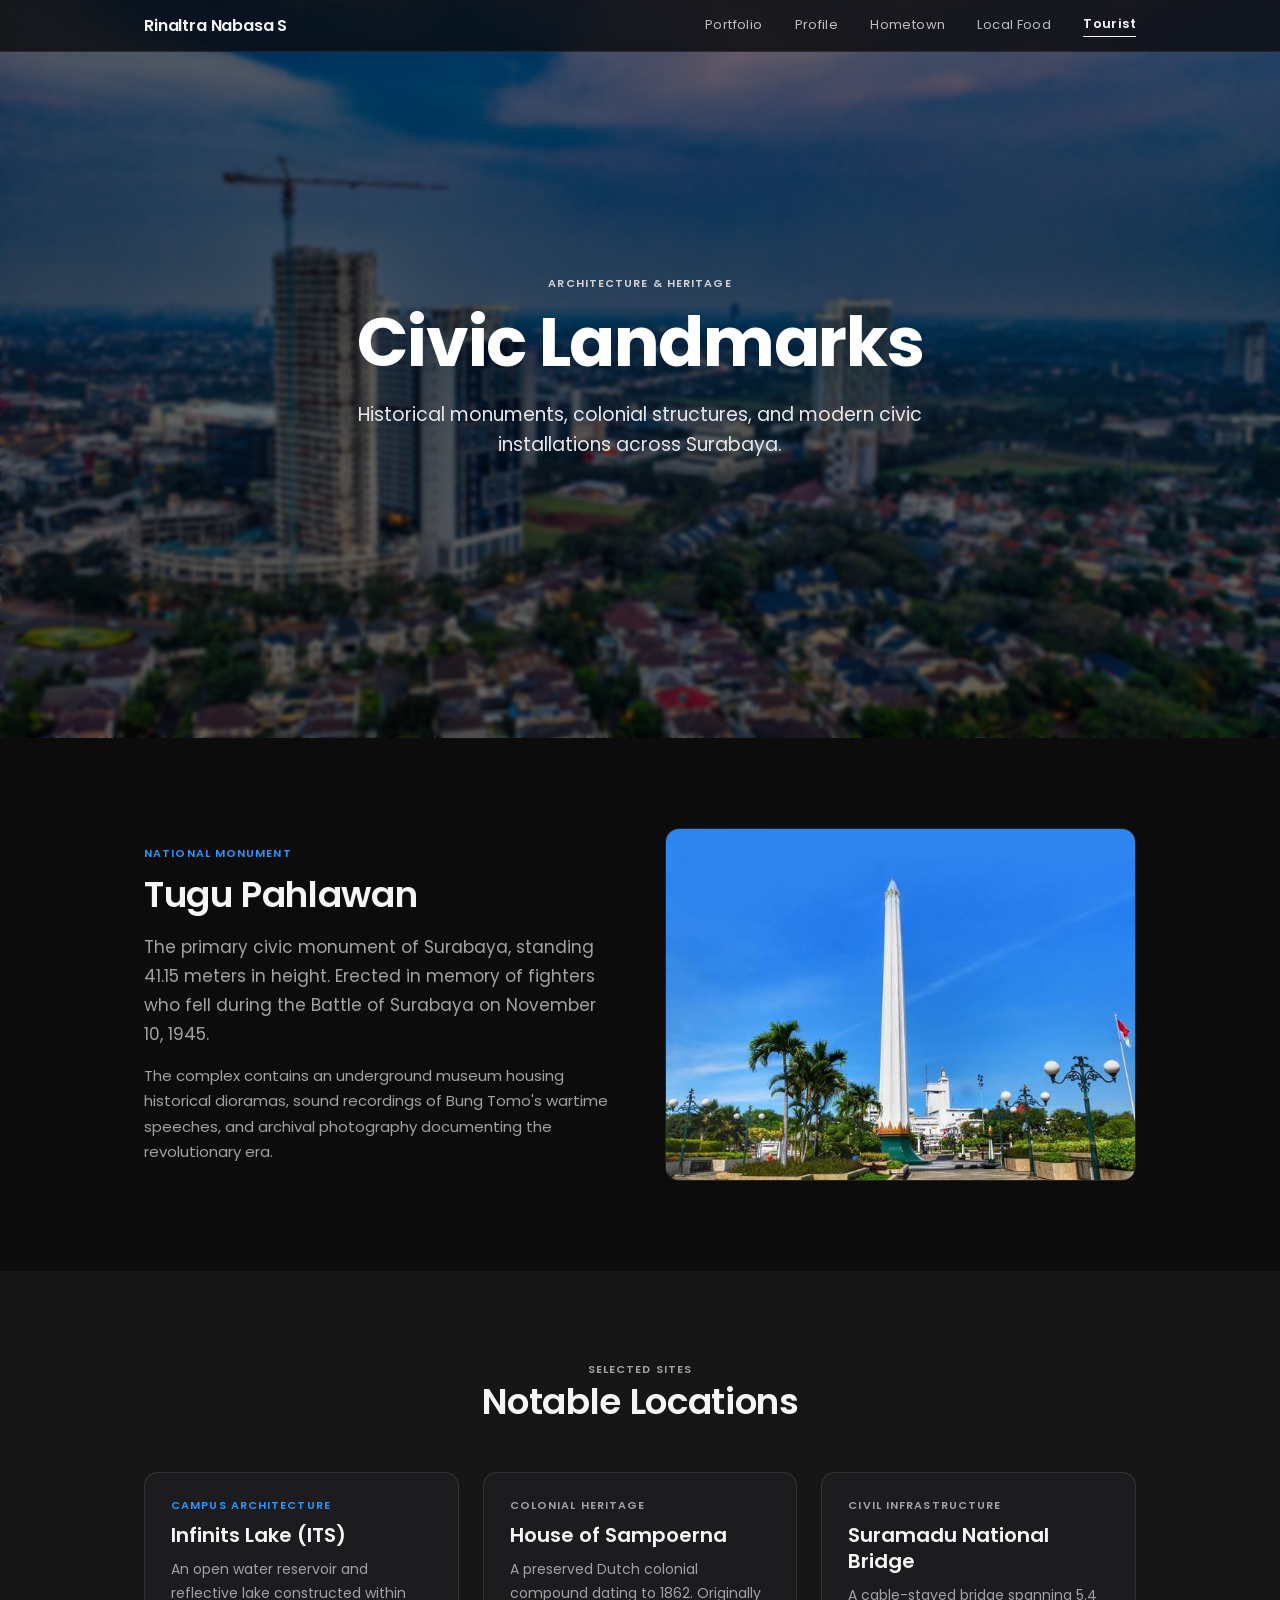
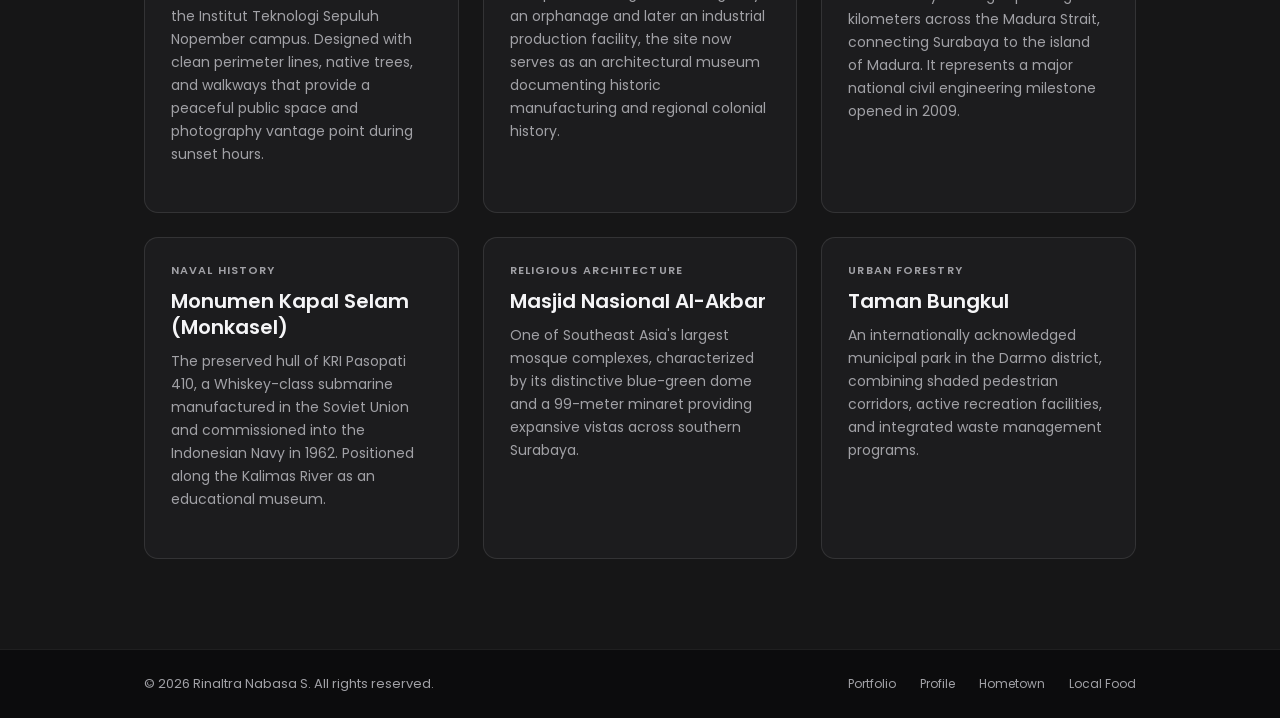
<file: quiz1/tourist/index.html>
<!DOCTYPE html>
<html lang="en">
<head>
  <meta charset="UTF-8">
  <meta name="viewport" content="width=device-width, initial-scale=1.0">
  <title>Surabaya — Civic Landmarks & Heritage</title>
  <link rel="stylesheet" href="../css/style.css">
</head>
<body>
  <!-- Navigation -->
  <nav class="nav nav-dark">
    <div class="nav-container">
      <a href="../index.html" class="nav-logo">Rinaltra Nabasa S</a>
      <div class="nav-links">
        <a href="../index.html">Portfolio</a>
        <a href="../profile/index.html">Profile</a>
        <a href="../hometown/index.html">Hometown</a>
        <a href="../food/index.html">Local Food</a>
        <a href="../tourist/index.html" class="active">Tourist</a>
      </div>
      <button class="nav-hamburger" aria-label="Menu">
        <span></span><span></span><span></span>
      </button>
    </div>
  </nav>
  <div class="nav-mobile-overlay">
    <a href="../index.html">Portfolio</a>
    <a href="../profile/index.html">Profile</a>
    <a href="../hometown/index.html">Hometown</a>
    <a href="../food/index.html">Local Food</a>
    <a href="../tourist/index.html">Tourist</a>
  </div>

  <div class="page-content">
    <!-- Hero with Skyline Backdrop -->
    <section class="hero hero-with-bg" style="background-image: url('../images/Skyline_ backdrop.jpg');">
      <div class="hero-content">
        <p class="label" style="color: #d1d1d6; margin-bottom: 12px;">Architecture & Heritage</p>
        <h1 class="headline-super hero-title">Civic Landmarks</h1>
        <p class="subheadline hero-subtitle" style="color: #e5e5ea;">
          Historical monuments, colonial structures, and modern civic installations across Surabaya.
        </p>
      </div>
    </section>

    <!-- Key Landmark: Tugu Pahlawan -->
    <section class="section bg-black">
      <div class="container">
        <div class="split-feature">
          <div>
            <p class="label" style="color: var(--accent); margin-bottom: 10px;">National Monument</p>
            <h2 class="headline-2" style="color: var(--text-light); margin-bottom: 16px;">Tugu Pahlawan</h2>
            <p class="body-large" style="color: var(--text-light-secondary); margin-bottom: 14px;">
              The primary civic monument of Surabaya, standing 41.15 meters in height. Erected in memory of fighters who fell during the Battle of Surabaya on November 10, 1945.
            </p>
            <p class="body-text" style="color: var(--text-light-secondary);">
              The complex contains an underground museum housing historical dioramas, sound recordings of Bung Tomo's wartime speeches, and archival photography documenting the revolutionary era.
            </p>
          </div>
          <div class="split-feature-img">
            <img src="../images/Tugupahlawan.jpg" alt="Surabaya Landmark Area">
          </div>
        </div>
      </div>
    </section>

    <!-- Landmark Grid -->
    <section class="section bg-dark">
      <div class="container">
        <div class="section-header text-center">
          <p class="label" style="color: var(--text-light-secondary);">Selected Sites</p>
          <h2 class="headline-2" style="color: var(--text-light);">Notable Locations</h2>
        </div>

        <div class="card-grid card-grid-3">
          <!-- Infinity Lake ITS -->
          <div class="card card-dark">
            <div class="card-body">
              <p class="label card-label" style="color: var(--accent);">Campus Architecture</p>
              <h3 class="card-title" style="color: var(--text-light);">Infinits Lake (ITS)</h3>
              <p class="card-desc">
                An open water reservoir and reflective lake constructed within the Institut Teknologi Sepuluh Nopember campus. Designed with clean perimeter lines, native trees, and walkways that provide a peaceful public space and photography vantage point during sunset hours.
              </p>
            </div>
          </div>

          <!-- House of Sampoerna -->
          <div class="card card-dark">
            <div class="card-body">
              <p class="label card-label" style="color: var(--text-light-secondary);">Colonial Heritage</p>
              <h3 class="card-title" style="color: var(--text-light);">House of Sampoerna</h3>
              <p class="card-desc">
                A preserved Dutch colonial compound dating to 1862. Originally an orphanage and later an industrial production facility, the site now serves as an architectural museum documenting historic manufacturing and regional colonial history.
              </p>
            </div>
          </div>

          <!-- Suramadu Bridge -->
          <div class="card card-dark">
            <div class="card-body">
              <p class="label card-label" style="color: var(--text-light-secondary);">Civil Infrastructure</p>
              <h3 class="card-title" style="color: var(--text-light);">Suramadu National Bridge</h3>
              <p class="card-desc">
                A cable-stayed bridge spanning 5.4 kilometers across the Madura Strait, connecting Surabaya to the island of Madura. It represents a major national civil engineering milestone opened in 2009.
              </p>
            </div>
          </div>

          <!-- Monkasel -->
          <div class="card card-dark">
            <div class="card-body">
              <p class="label card-label" style="color: var(--text-light-secondary);">Naval History</p>
              <h3 class="card-title" style="color: var(--text-light);">Monumen Kapal Selam (Monkasel)</h3>
              <p class="card-desc">
                The preserved hull of KRI Pasopati 410, a Whiskey-class submarine manufactured in the Soviet Union and commissioned into the Indonesian Navy in 1962. Positioned along the Kalimas River as an educational museum.
              </p>
            </div>
          </div>

          <!-- Masjid Al-Akbar -->
          <div class="card card-dark">
            <div class="card-body">
              <p class="label card-label" style="color: var(--text-light-secondary);">Religious Architecture</p>
              <h3 class="card-title" style="color: var(--text-light);">Masjid Nasional Al-Akbar</h3>
              <p class="card-desc">
                One of Southeast Asia's largest mosque complexes, characterized by its distinctive blue-green dome and a 99-meter minaret providing expansive vistas across southern Surabaya.
              </p>
            </div>
          </div>

          <!-- Taman Bungkul -->
          <div class="card card-dark">
            <div class="card-body">
              <p class="label card-label" style="color: var(--text-light-secondary);">Urban Forestry</p>
              <h3 class="card-title" style="color: var(--text-light);">Taman Bungkul</h3>
              <p class="card-desc">
                An internationally acknowledged municipal park in the Darmo district, combining shaded pedestrian corridors, active recreation facilities, and integrated waste management programs.
              </p>
            </div>
          </div>
        </div>
      </div>
    </section>



    <!-- Footer -->
    <footer class="footer">
      <div class="footer-content">
        <p class="footer-text">&copy; 2026 Rinaltra Nabasa S. All rights reserved.</p>
        <div class="footer-links">
          <a href="../index.html">Portfolio</a>
          <a href="../profile/index.html">Profile</a>
          <a href="../hometown/index.html">Hometown</a>
          <a href="../food/index.html">Local Food</a>
        </div>
      </div>
    </footer>
  </div>

  <script src="../js/main.js"></script>
</body>
</html>
</file>
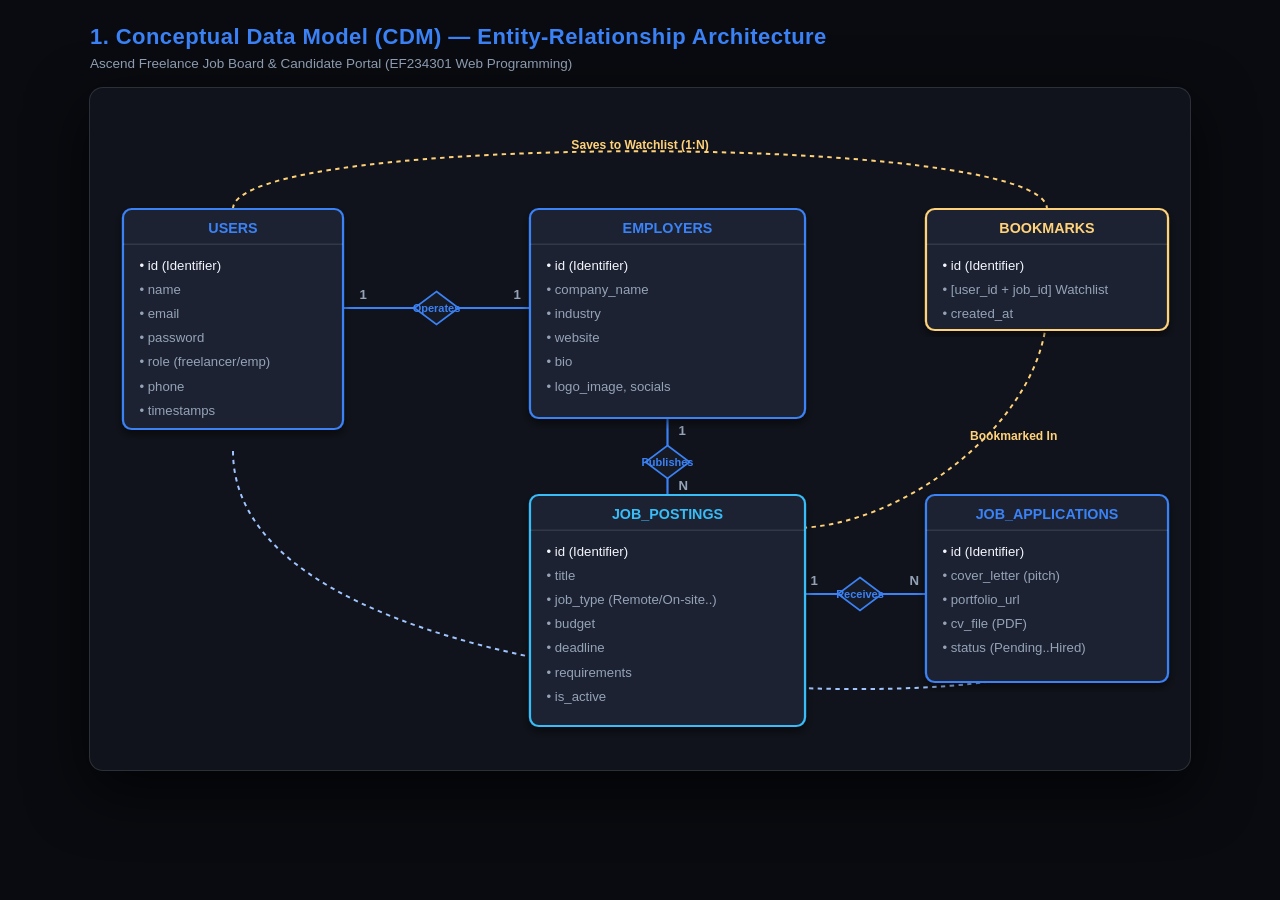
<file: Midterm/public/cdm-view.html>
<!DOCTYPE html>
<html lang="en">
<head>
  <meta charset="UTF-8">
  <title>Conceptual Data Model (CDM) — Freelance Job Board</title>
  <style>
    body {
      margin: 0;
      padding: 24px;
      background: #090b10;
      color: #f3f6ff;
      font-family: -apple-system, BlinkMacSystemFont, "Segoe UI", Roboto, sans-serif;
      display: flex;
      flex-direction: column;
      align-items: center;
      justify-content: center;
    }
    .header {
      width: 100%;
      max-width: 1100px;
      margin-bottom: 16px;
      text-align: left;
    }
    h1 {
      font-size: 22px;
      color: #3b82f6;
      margin: 0 0 6px 0;
      letter-spacing: 0.02em;
    }
    p {
      color: #94a3b8;
      font-size: 13.5px;
      margin: 0;
    }
    svg {
      width: 100%;
      max-width: 1100px;
      height: auto;
      background: #10131b;
      border: 1px solid rgba(255, 255, 255, 0.12);
      border-radius: 14px;
      box-shadow: 0 20px 60px rgba(0, 0, 0, 0.7);
    }
  </style>
</head>
<body>
  <div class="header">
    <h1>1. Conceptual Data Model (CDM) — Entity-Relationship Architecture</h1>
    <p>Ascend Freelance Job Board &amp; Candidate Portal (EF234301 Web Programming)</p>
  </div>

  <svg viewBox="0 0 1000 620" xmlns="http://www.w3.org/2000/svg">
    <defs>
      <filter id="shadow" x="-5%" y="-5%" width="110%" height="110%">
        <feDropShadow dx="0" dy="4" stdDeviation="4" flood-color="#000000" flood-opacity="0.5"/>
      </filter>
    </defs>

    <!-- USERS to EMPLOYERS -->
    <path d="M 230 200 L 400 200" stroke="#3b82f6" stroke-width="2" fill="none" />
    <polygon points="315,185 335,200 315,215 295,200" fill="#161a25" stroke="#3b82f6" stroke-width="1.5" />
    <text x="315" y="204" fill="#3b82f6" font-size="10" font-weight="bold" text-anchor="middle">Operates</text>
    <text x="245" y="192" fill="#94a3b8" font-size="12" font-weight="bold">1</text>
    <text x="385" y="192" fill="#94a3b8" font-size="12" font-weight="bold">1</text>

    <!-- EMPLOYERS to JOB_POSTINGS -->
    <path d="M 525 300 L 525 370" stroke="#3b82f6" stroke-width="2" fill="none" />
    <polygon points="525,325 545,340 525,355 505,340" fill="#161a25" stroke="#3b82f6" stroke-width="1.5" />
    <text x="525" y="344" fill="#3b82f6" font-size="10" font-weight="bold" text-anchor="middle">Publishes</text>
    <text x="535" y="315" fill="#94a3b8" font-size="12" font-weight="bold">1</text>
    <text x="535" y="365" fill="#94a3b8" font-size="12" font-weight="bold">N</text>

    <!-- JOB_POSTINGS to JOB_APPLICATIONS -->
    <path d="M 640 460 L 760 460" stroke="#3b82f6" stroke-width="2" fill="none" />
    <polygon points="700,445 720,460 700,475 680,460" fill="#161a25" stroke="#3b82f6" stroke-width="1.5" />
    <text x="700" y="464" fill="#3b82f6" font-size="10" font-weight="bold" text-anchor="middle">Receives</text>
    <text x="655" y="452" fill="#94a3b8" font-size="12" font-weight="bold">1</text>
    <text x="745" y="452" fill="#94a3b8" font-size="12" font-weight="bold">N</text>

    <!-- USERS to JOB_APPLICATIONS -->
    <path d="M 130 330 C 130 570, 870 570, 870 520" stroke="#9fc4ff" stroke-width="1.8" stroke-dasharray="4" fill="none" />
    <text x="500" y="560" fill="#9fc4ff" font-size="11" font-weight="bold" text-anchor="middle">Submits Pitch &amp; CV (1:N)</text>

    <!-- USERS to BOOKMARKS -->
    <path d="M 130 110 C 130 40, 870 40, 870 110" stroke="#ffd27a" stroke-width="1.8" stroke-dasharray="4" fill="none" />
    <text x="500" y="55" fill="#ffd27a" font-size="11" font-weight="bold" text-anchor="middle">Saves to Watchlist (1:N)</text>

    <!-- JOB_POSTINGS to BOOKMARKS -->
    <path d="M 640 400 C 740 400, 870 300, 870 200" stroke="#ffd27a" stroke-width="1.8" stroke-dasharray="4" fill="none" />
    <text x="800" y="320" fill="#ffd27a" font-size="11" font-weight="bold">Bookmarked In</text>

    <!-- Entity: USERS -->
    <g transform="translate(30, 110)" filter="url(#shadow)">
      <rect width="200" height="200" rx="8" fill="#1c2230" stroke="#3b82f6" stroke-width="2"/>
      <path d="M 0 32 L 200 32" stroke="rgba(255, 255, 255, 0.10)" stroke-width="1.5"/>
      <text x="100" y="22" fill="#3b82f6" font-weight="bold" font-size="13" text-anchor="middle">USERS</text>
      <text x="15" y="55" fill="#f3f6ff" font-size="12">• id (Identifier)</text>
      <text x="15" y="77" fill="#94a3b8" font-size="12">• name</text>
      <text x="15" y="99" fill="#94a3b8" font-size="12">• email</text>
      <text x="15" y="121" fill="#94a3b8" font-size="12">• password</text>
      <text x="15" y="143" fill="#94a3b8" font-size="12">• role (freelancer/emp)</text>
      <text x="15" y="165" fill="#94a3b8" font-size="12">• phone</text>
      <text x="15" y="187" fill="#94a3b8" font-size="12">• timestamps</text>
    </g>

    <!-- Entity: EMPLOYERS -->
    <g transform="translate(400, 110)" filter="url(#shadow)">
      <rect width="250" height="190" rx="8" fill="#1c2230" stroke="#3b82f6" stroke-width="2"/>
      <path d="M 0 32 L 250 32" stroke="rgba(255, 255, 255, 0.10)" stroke-width="1.5"/>
      <text x="125" y="22" fill="#3b82f6" font-weight="bold" font-size="13" text-anchor="middle">EMPLOYERS</text>
      <text x="15" y="55" fill="#f3f6ff" font-size="12">• id (Identifier)</text>
      <text x="15" y="77" fill="#94a3b8" font-size="12">• company_name</text>
      <text x="15" y="99" fill="#94a3b8" font-size="12">• industry</text>
      <text x="15" y="121" fill="#94a3b8" font-size="12">• website</text>
      <text x="15" y="143" fill="#94a3b8" font-size="12">• bio</text>
      <text x="15" y="165" fill="#94a3b8" font-size="12">• logo_image, socials</text>
    </g>

    <!-- Entity: JOB_POSTINGS -->
    <g transform="translate(400, 370)" filter="url(#shadow)">
      <rect width="250" height="210" rx="8" fill="#1c2230" stroke="#38bdf8" stroke-width="2"/>
      <path d="M 0 32 L 250 32" stroke="rgba(255, 255, 255, 0.10)" stroke-width="1.5"/>
      <text x="125" y="22" fill="#38bdf8" font-weight="bold" font-size="13" text-anchor="middle">JOB_POSTINGS</text>
      <text x="15" y="55" fill="#f3f6ff" font-size="12">• id (Identifier)</text>
      <text x="15" y="77" fill="#94a3b8" font-size="12">• title</text>
      <text x="15" y="99" fill="#94a3b8" font-size="12">• job_type (Remote/On-site..)</text>
      <text x="15" y="121" fill="#94a3b8" font-size="12">• budget</text>
      <text x="15" y="143" fill="#94a3b8" font-size="12">• deadline</text>
      <text x="15" y="165" fill="#94a3b8" font-size="12">• requirements</text>
      <text x="15" y="187" fill="#94a3b8" font-size="12">• is_active</text>
    </g>

    <!-- Entity: BOOKMARKS -->
    <g transform="translate(760, 110)" filter="url(#shadow)">
      <rect width="220" height="110" rx="8" fill="#1c2230" stroke="#ffd27a" stroke-width="2"/>
      <path d="M 0 32 L 220 32" stroke="rgba(255, 255, 255, 0.10)" stroke-width="1.5"/>
      <text x="110" y="22" fill="#ffd27a" font-weight="bold" font-size="13" text-anchor="middle">BOOKMARKS</text>
      <text x="15" y="55" fill="#f3f6ff" font-size="12">• id (Identifier)</text>
      <text x="15" y="77" fill="#94a3b8" font-size="12">• [user_id + job_id] Watchlist</text>
      <text x="15" y="99" fill="#94a3b8" font-size="12">• created_at</text>
    </g>

    <!-- Entity: JOB_APPLICATIONS -->
    <g transform="translate(760, 370)" filter="url(#shadow)">
      <rect width="220" height="170" rx="8" fill="#1c2230" stroke="#3b82f6" stroke-width="2"/>
      <path d="M 0 32 L 220 32" stroke="rgba(255, 255, 255, 0.10)" stroke-width="1.5"/>
      <text x="110" y="22" fill="#3b82f6" font-weight="bold" font-size="13" text-anchor="middle">JOB_APPLICATIONS</text>
      <text x="15" y="55" fill="#f3f6ff" font-size="12">• id (Identifier)</text>
      <text x="15" y="77" fill="#94a3b8" font-size="12">• cover_letter (pitch)</text>
      <text x="15" y="99" fill="#94a3b8" font-size="12">• portfolio_url</text>
      <text x="15" y="121" fill="#94a3b8" font-size="12">• cv_file (PDF)</text>
      <text x="15" y="143" fill="#94a3b8" font-size="12">• status (Pending..Hired)</text>
    </g>
  </svg>
</body>
</html>
</file>
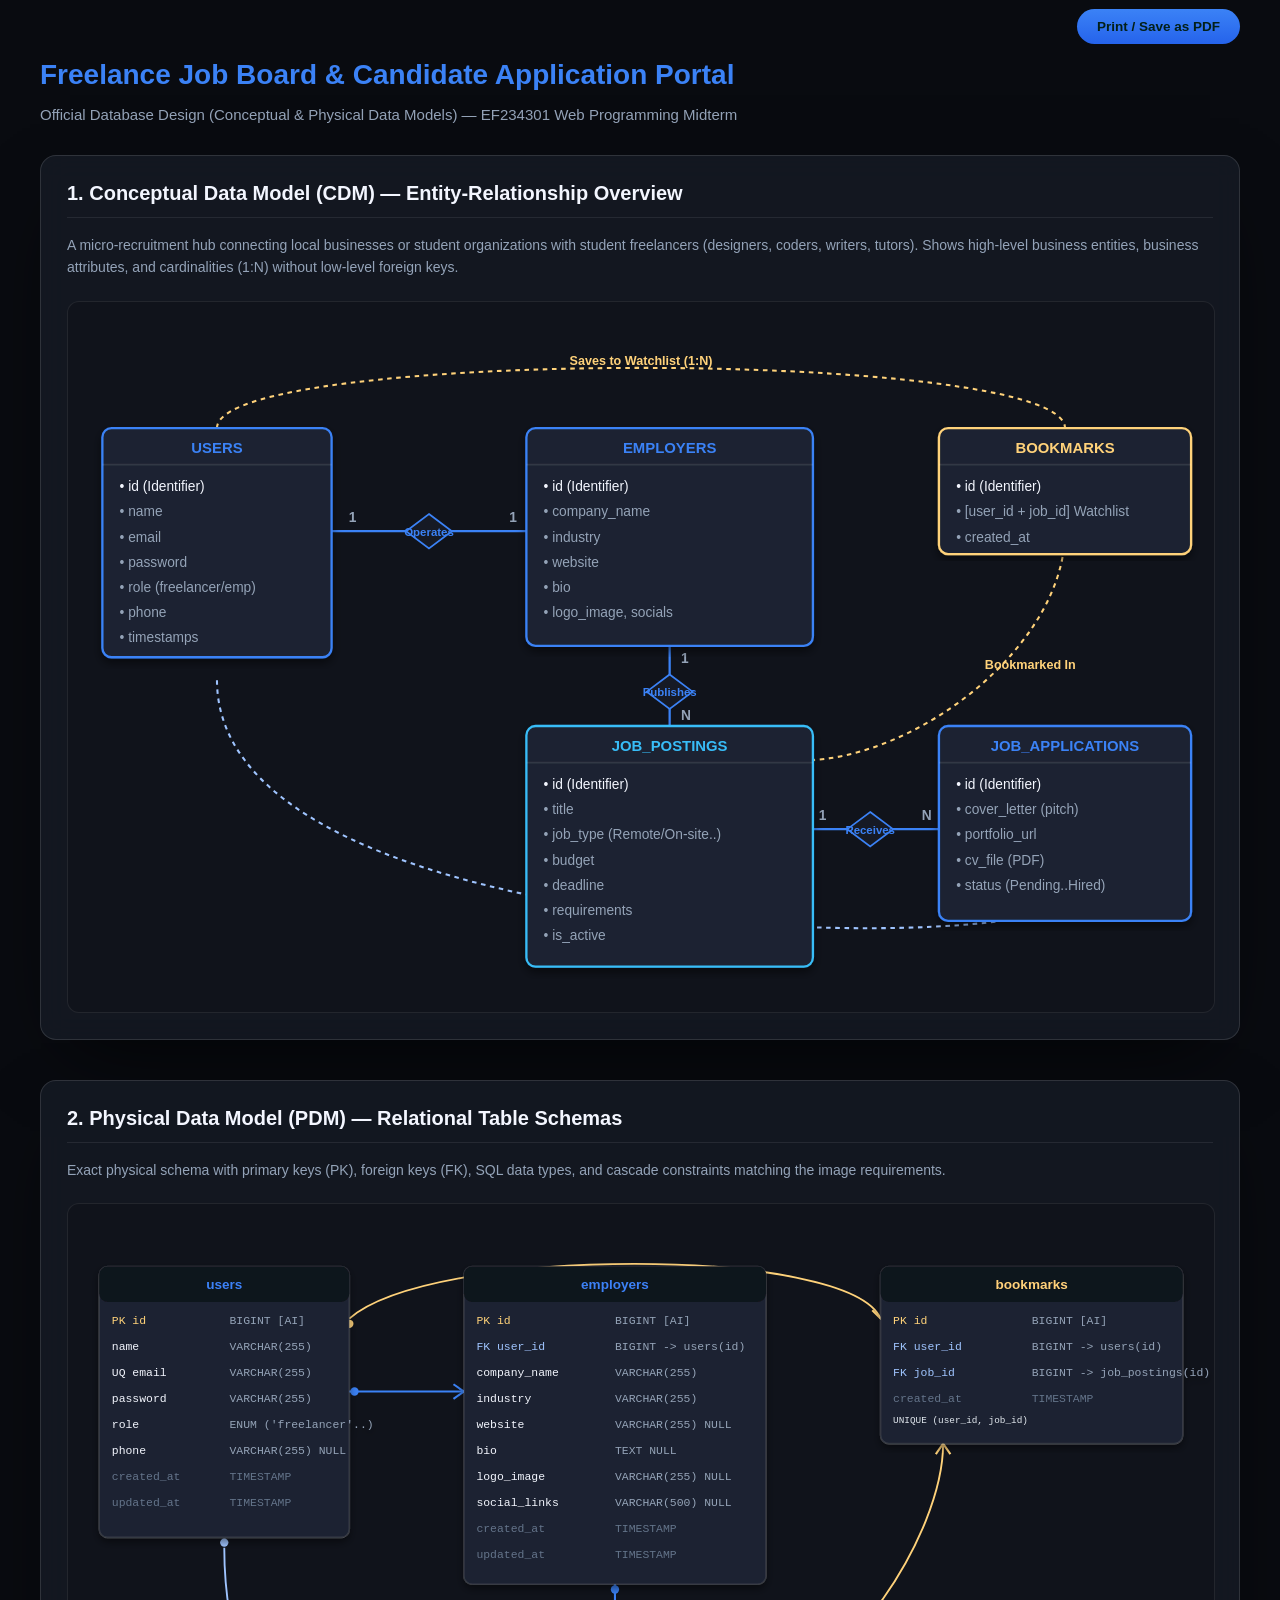
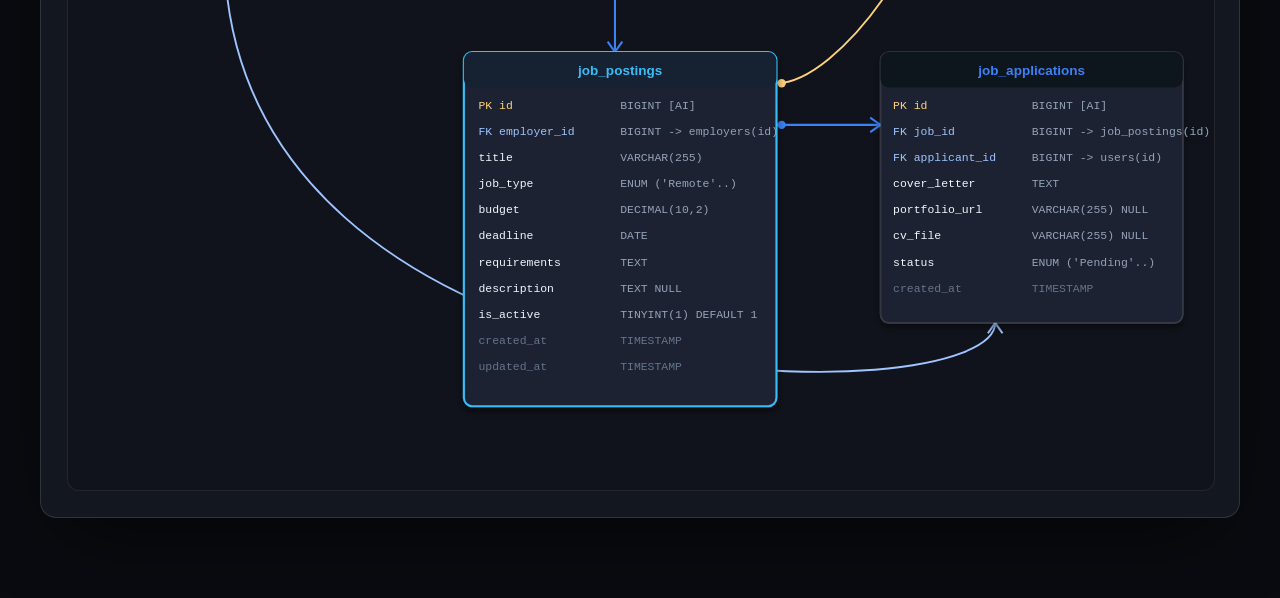
<file: Midterm/public/database-diagrams.html>
<!DOCTYPE html>
<html lang="en">
<head>
  <meta charset="UTF-8">
  <title>Database Architecture & Diagrams — Freelance Job Board & Candidate Portal</title>
  <style>
    body { font-family: -apple-system, BlinkMacSystemFont, "Segoe UI", Roboto, Helvetica, Arial, sans-serif; background: #090b10; color: #f3f6ff; margin: 0; padding: 40px; }
    .container { max-width: 1200px; margin: 0 auto; }
    h1 { font-size: 28px; margin-bottom: 8px; color: #3b82f6; }
    p.subtitle { color: #94a3b8; font-size: 15px; margin-bottom: 32px; }
    .card { background: rgba(22, 27, 38, 0.78); border: 1px solid rgba(255, 255, 255, 0.12); border-radius: 16px; padding: 26px; margin-bottom: 40px; box-shadow: 0 30px 80px -30px rgba(0,0,0,.75); backdrop-filter: blur(14px); }
    h2 { font-size: 20px; color: #f3f6ff; margin-top: 0; margin-bottom: 16px; border-bottom: 1px solid rgba(255, 255, 255, 0.08); padding-bottom: 12px; }
    .desc { font-size: 14px; color: #94a3b8; margin-bottom: 22px; line-height: 1.6; }
    svg { width: 100%; height: auto; display: block; border-radius: 12px; background: #10131b; border: 1px solid rgba(255, 255, 255, 0.08); }
    .btn-print { background: linear-gradient(180deg,#3b82f6,#2563eb); color: #032018; font-weight: 700; border: none; padding: 10px 20px; border-radius: 999px; cursor: pointer; float: right; margin-top: -50px; font-size: 13.5px; }
    .btn-print:hover { opacity: .9; }
  </style>
</head>
<body>
  <div class="container">
    <button class="btn-print" onclick="window.print()">Print / Save as PDF</button>
    <h1>Freelance Job Board &amp; Candidate Application Portal</h1>
    <p class="subtitle">Official Database Design (Conceptual &amp; Physical Data Models) — EF234301 Web Programming Midterm</p>

    <!-- 1. CDM DIAGRAM -->
    <div class="card">
      <h2>1. Conceptual Data Model (CDM) — Entity-Relationship Overview</h2>
      <div class="desc">
        A micro-recruitment hub connecting local businesses or student organizations with student freelancers (designers, coders, writers, tutors).
        Shows high-level business entities, business attributes, and cardinalities (1:N) without low-level foreign keys.
      </div>

      <svg viewBox="0 0 1000 620" xmlns="http://www.w3.org/2000/svg">
        <defs>
          <filter id="shadow" x="-5%" y="-5%" width="110%" height="110%">
            <feDropShadow dx="0" dy="4" stdDeviation="4" flood-color="#000000" flood-opacity="0.5"/>
          </filter>
        </defs>

        <!-- USERS to EMPLOYERS -->
        <path d="M 230 200 L 400 200" stroke="#3b82f6" stroke-width="2" fill="none" />
        <polygon points="315,185 335,200 315,215 295,200" fill="#161a25" stroke="#3b82f6" stroke-width="1.5" />
        <text x="315" y="204" fill="#3b82f6" font-size="10" font-weight="bold" text-anchor="middle">Operates</text>
        <text x="245" y="192" fill="#94a3b8" font-size="12" font-weight="bold">1</text>
        <text x="385" y="192" fill="#94a3b8" font-size="12" font-weight="bold">1</text>

        <!-- EMPLOYERS to JOB_POSTINGS -->
        <path d="M 525 300 L 525 370" stroke="#3b82f6" stroke-width="2" fill="none" />
        <polygon points="525,325 545,340 525,355 505,340" fill="#161a25" stroke="#3b82f6" stroke-width="1.5" />
        <text x="525" y="344" fill="#3b82f6" font-size="10" font-weight="bold" text-anchor="middle">Publishes</text>
        <text x="535" y="315" fill="#94a3b8" font-size="12" font-weight="bold">1</text>
        <text x="535" y="365" fill="#94a3b8" font-size="12" font-weight="bold">N</text>

        <!-- JOB_POSTINGS to JOB_APPLICATIONS -->
        <path d="M 640 460 L 760 460" stroke="#3b82f6" stroke-width="2" fill="none" />
        <polygon points="700,445 720,460 700,475 680,460" fill="#161a25" stroke="#3b82f6" stroke-width="1.5" />
        <text x="700" y="464" fill="#3b82f6" font-size="10" font-weight="bold" text-anchor="middle">Receives</text>
        <text x="655" y="452" fill="#94a3b8" font-size="12" font-weight="bold">1</text>
        <text x="745" y="452" fill="#94a3b8" font-size="12" font-weight="bold">N</text>

        <!-- USERS to JOB_APPLICATIONS -->
        <path d="M 130 330 C 130 570, 870 570, 870 520" stroke="#9fc4ff" stroke-width="1.8" stroke-dasharray="4" fill="none" />
        <text x="500" y="560" fill="#9fc4ff" font-size="11" font-weight="bold" text-anchor="middle">Submits Pitch &amp; CV (1:N)</text>

        <!-- USERS to BOOKMARKS -->
        <path d="M 130 110 C 130 40, 870 40, 870 110" stroke="#ffd27a" stroke-width="1.8" stroke-dasharray="4" fill="none" />
        <text x="500" y="55" fill="#ffd27a" font-size="11" font-weight="bold" text-anchor="middle">Saves to Watchlist (1:N)</text>

        <!-- JOB_POSTINGS to BOOKMARKS -->
        <path d="M 640 400 C 740 400, 870 300, 870 200" stroke="#ffd27a" stroke-width="1.8" stroke-dasharray="4" fill="none" />
        <text x="800" y="320" fill="#ffd27a" font-size="11" font-weight="bold">Bookmarked In</text>

        <!-- Entity: USERS -->
        <g transform="translate(30, 110)" filter="url(#shadow)">
          <rect width="200" height="200" rx="8" fill="#1c2230" stroke="#3b82f6" stroke-width="2"/>
          <path d="M 0 32 L 200 32" stroke="rgba(255, 255, 255, 0.10)" stroke-width="1.5"/>
          <text x="100" y="22" fill="#3b82f6" font-weight="bold" font-size="13" text-anchor="middle">USERS</text>
          <text x="15" y="55" fill="#f3f6ff" font-size="12">• id (Identifier)</text>
          <text x="15" y="77" fill="#94a3b8" font-size="12">• name</text>
          <text x="15" y="99" fill="#94a3b8" font-size="12">• email</text>
          <text x="15" y="121" fill="#94a3b8" font-size="12">• password</text>
          <text x="15" y="143" fill="#94a3b8" font-size="12">• role (freelancer/emp)</text>
          <text x="15" y="165" fill="#94a3b8" font-size="12">• phone</text>
          <text x="15" y="187" fill="#94a3b8" font-size="12">• timestamps</text>
        </g>

        <!-- Entity: EMPLOYERS -->
        <g transform="translate(400, 110)" filter="url(#shadow)">
          <rect width="250" height="190" rx="8" fill="#1c2230" stroke="#3b82f6" stroke-width="2"/>
          <path d="M 0 32 L 250 32" stroke="rgba(255, 255, 255, 0.10)" stroke-width="1.5"/>
          <text x="125" y="22" fill="#3b82f6" font-weight="bold" font-size="13" text-anchor="middle">EMPLOYERS</text>
          <text x="15" y="55" fill="#f3f6ff" font-size="12">• id (Identifier)</text>
          <text x="15" y="77" fill="#94a3b8" font-size="12">• company_name</text>
          <text x="15" y="99" fill="#94a3b8" font-size="12">• industry</text>
          <text x="15" y="121" fill="#94a3b8" font-size="12">• website</text>
          <text x="15" y="143" fill="#94a3b8" font-size="12">• bio</text>
          <text x="15" y="165" fill="#94a3b8" font-size="12">• logo_image, socials</text>
        </g>

        <!-- Entity: JOB_POSTINGS -->
        <g transform="translate(400, 370)" filter="url(#shadow)">
          <rect width="250" height="210" rx="8" fill="#1c2230" stroke="#38bdf8" stroke-width="2"/>
          <path d="M 0 32 L 250 32" stroke="rgba(255, 255, 255, 0.10)" stroke-width="1.5"/>
          <text x="125" y="22" fill="#38bdf8" font-weight="bold" font-size="13" text-anchor="middle">JOB_POSTINGS</text>
          <text x="15" y="55" fill="#f3f6ff" font-size="12">• id (Identifier)</text>
          <text x="15" y="77" fill="#94a3b8" font-size="12">• title</text>
          <text x="15" y="99" fill="#94a3b8" font-size="12">• job_type (Remote/On-site..)</text>
          <text x="15" y="121" fill="#94a3b8" font-size="12">• budget</text>
          <text x="15" y="143" fill="#94a3b8" font-size="12">• deadline</text>
          <text x="15" y="165" fill="#94a3b8" font-size="12">• requirements</text>
          <text x="15" y="187" fill="#94a3b8" font-size="12">• is_active</text>
        </g>

        <!-- Entity: BOOKMARKS -->
        <g transform="translate(760, 110)" filter="url(#shadow)">
          <rect width="220" height="110" rx="8" fill="#1c2230" stroke="#ffd27a" stroke-width="2"/>
          <path d="M 0 32 L 220 32" stroke="rgba(255, 255, 255, 0.10)" stroke-width="1.5"/>
          <text x="110" y="22" fill="#ffd27a" font-weight="bold" font-size="13" text-anchor="middle">BOOKMARKS</text>
          <text x="15" y="55" fill="#f3f6ff" font-size="12">• id (Identifier)</text>
          <text x="15" y="77" fill="#94a3b8" font-size="12">• [user_id + job_id] Watchlist</text>
          <text x="15" y="99" fill="#94a3b8" font-size="12">• created_at</text>
        </g>

        <!-- Entity: JOB_APPLICATIONS -->
        <g transform="translate(760, 370)" filter="url(#shadow)">
          <rect width="220" height="170" rx="8" fill="#1c2230" stroke="#3b82f6" stroke-width="2"/>
          <path d="M 0 32 L 220 32" stroke="rgba(255, 255, 255, 0.10)" stroke-width="1.5"/>
          <text x="110" y="22" fill="#3b82f6" font-weight="bold" font-size="13" text-anchor="middle">JOB_APPLICATIONS</text>
          <text x="15" y="55" fill="#f3f6ff" font-size="12">• id (Identifier)</text>
          <text x="15" y="77" fill="#94a3b8" font-size="12">• cover_letter (pitch)</text>
          <text x="15" y="99" fill="#94a3b8" font-size="12">• portfolio_url</text>
          <text x="15" y="121" fill="#94a3b8" font-size="12">• cv_file (PDF)</text>
          <text x="15" y="143" fill="#94a3b8" font-size="12">• status (Pending..Hired)</text>
        </g>
      </svg>
    </div>

    <!-- 2. PDM DIAGRAM -->
    <div class="card">
      <h2>2. Physical Data Model (PDM) — Relational Table Schemas</h2>
      <div class="desc">
        Exact physical schema with primary keys (PK), foreign keys (FK), SQL data types, and cascade constraints matching the image requirements.
      </div>

      <svg viewBox="0 0 1100 850" xmlns="http://www.w3.org/2000/svg">
        <!-- Relationship Lines -->
        <!-- users.id -> employers.user_id -->
        <path d="M 270 180 L 380 180" stroke="#3b82f6" stroke-width="2" fill="none" />
        <circle cx="275" cy="180" r="4" fill="#3b82f6" />
        <path d="M 370 173 L 380 180 L 370 187" stroke="#3b82f6" stroke-width="2" fill="none"/>

        <!-- employers.id -> job_postings.employer_id -->
        <path d="M 525 365 L 525 430" stroke="#3b82f6" stroke-width="2" fill="none" />
        <circle cx="525" cy="370" r="4" fill="#3b82f6" />
        <path d="M 518 420 L 525 430 L 532 420" stroke="#3b82f6" stroke-width="2" fill="none"/>

        <!-- job_postings.id -> job_applications.job_id -->
        <path d="M 680 500 L 780 500" stroke="#3b82f6" stroke-width="2" fill="none" />
        <circle cx="685" cy="500" r="4" fill="#3b82f6" />
        <path d="M 770 493 L 780 500 L 770 507" stroke="#3b82f6" stroke-width="2" fill="none"/>

        <!-- users.id -> job_applications.applicant_id -->
        <path d="M 150 330 C 150 780, 890 780, 890 690" stroke="#9fc4ff" stroke-width="1.8" fill="none" />
        <circle cx="150" cy="325" r="4" fill="#9fc4ff" />
        <path d="M 883 700 L 890 690 L 897 700" stroke="#9fc4ff" stroke-width="2" fill="none"/>

        <!-- users.id -> bookmarks.user_id -->
        <path d="M 270 110 C 350 40, 750 40, 780 110" stroke="#ffd27a" stroke-width="1.8" fill="none" />
        <circle cx="270" cy="115" r="4" fill="#ffd27a" />
        <path d="M 772 102 L 780 110 L 788 102" stroke="#ffd27a" stroke-width="2" fill="none"/>

        <!-- job_postings.id -> bookmarks.job_id -->
        <path d="M 680 460 C 740 460, 840 320, 840 230" stroke="#ffd27a" stroke-width="1.8" fill="none" />
        <circle cx="685" cy="460" r="4" fill="#ffd27a" />
        <path d="M 833 240 L 840 230 L 847 240" stroke="#ffd27a" stroke-width="2" fill="none"/>

        <!-- Table 1: users -->
        <g transform="translate(30, 60)" filter="url(#shadow)">
          <rect width="240" height="260" rx="8" fill="#1c2230" stroke="rgba(255, 255, 255, 0.12)" stroke-width="1.5"/>
          <rect width="240" height="34" rx="8" fill="#10131b"/>
          <text x="120" y="22" fill="#3b82f6" font-weight="bold" font-size="13" text-anchor="middle">users</text>
          <g font-size="11" font-family="monospace">
            <text x="12" y="55" fill="#ffd27a">PK  id</text><text x="125" y="55" fill="#94a3b8">BIGINT [AI]</text>
            <text x="12" y="80" fill="#f3f6ff">    name</text><text x="125" y="80" fill="#94a3b8">VARCHAR(255)</text>
            <text x="12" y="105" fill="#f3f6ff">UQ  email</text><text x="125" y="105" fill="#94a3b8">VARCHAR(255)</text>
            <text x="12" y="130" fill="#f3f6ff">    password</text><text x="125" y="130" fill="#94a3b8">VARCHAR(255)</text>
            <text x="12" y="155" fill="#f3f6ff">    role</text><text x="125" y="155" fill="#94a3b8">ENUM ('freelancer'..)</text>
            <text x="12" y="180" fill="#f3f6ff">    phone</text><text x="125" y="180" fill="#94a3b8">VARCHAR(255) NULL</text>
            <text x="12" y="205" fill="#64748b">    created_at</text><text x="125" y="205" fill="#64748b">TIMESTAMP</text>
            <text x="12" y="230" fill="#64748b">    updated_at</text><text x="125" y="230" fill="#64748b">TIMESTAMP</text>
          </g>
        </g>

        <!-- Table 2: employers -->
        <g transform="translate(380, 60)" filter="url(#shadow)">
          <rect width="290" height="305" rx="8" fill="#1c2230" stroke="rgba(255, 255, 255, 0.12)" stroke-width="1.5"/>
          <rect width="290" height="34" rx="8" fill="#10131b"/>
          <text x="145" y="22" fill="#3b82f6" font-weight="bold" font-size="13" text-anchor="middle">employers</text>
          <g font-size="11" font-family="monospace">
            <text x="12" y="55" fill="#ffd27a">PK  id</text><text x="145" y="55" fill="#94a3b8">BIGINT [AI]</text>
            <text x="12" y="80" fill="#9fc4ff">FK  user_id</text><text x="145" y="80" fill="#94a3b8">BIGINT -> users(id)</text>
            <text x="12" y="105" fill="#f3f6ff">    company_name</text><text x="145" y="105" fill="#94a3b8">VARCHAR(255)</text>
            <text x="12" y="130" fill="#f3f6ff">    industry</text><text x="145" y="130" fill="#94a3b8">VARCHAR(255)</text>
            <text x="12" y="155" fill="#f3f6ff">    website</text><text x="145" y="155" fill="#94a3b8">VARCHAR(255) NULL</text>
            <text x="12" y="180" fill="#f3f6ff">    bio</text><text x="145" y="180" fill="#94a3b8">TEXT NULL</text>
            <text x="12" y="205" fill="#f3f6ff">    logo_image</text><text x="145" y="205" fill="#94a3b8">VARCHAR(255) NULL</text>
            <text x="12" y="230" fill="#f3f6ff">    social_links</text><text x="145" y="230" fill="#94a3b8">VARCHAR(500) NULL</text>
            <text x="12" y="255" fill="#64748b">    created_at</text><text x="145" y="255" fill="#64748b">TIMESTAMP</text>
            <text x="12" y="280" fill="#64748b">    updated_at</text><text x="145" y="280" fill="#64748b">TIMESTAMP</text>
          </g>
        </g>

        <!-- Table 3: job_postings -->
        <g transform="translate(380, 430)" filter="url(#shadow)">
          <rect width="300" height="340" rx="8" fill="#1c2230" stroke="#38bdf8" stroke-width="2"/>
          <rect width="300" height="34" rx="8" fill="#162032"/>
          <text x="150" y="22" fill="#38bdf8" font-weight="bold" font-size="13" text-anchor="middle">job_postings</text>
          <g font-size="11" font-family="monospace">
            <text x="14" y="55" fill="#ffd27a">PK  id</text><text x="150" y="55" fill="#94a3b8">BIGINT [AI]</text>
            <text x="14" y="80" fill="#9fc4ff">FK  employer_id</text><text x="150" y="80" fill="#94a3b8">BIGINT -> employers(id)</text>
            <text x="14" y="105" fill="#f3f6ff">    title</text><text x="150" y="105" fill="#94a3b8">VARCHAR(255)</text>
            <text x="14" y="130" fill="#f3f6ff">    job_type</text><text x="150" y="130" fill="#94a3b8">ENUM ('Remote'..)</text>
            <text x="14" y="155" fill="#f3f6ff">    budget</text><text x="150" y="155" fill="#94a3b8">DECIMAL(10,2)</text>
            <text x="14" y="180" fill="#f3f6ff">    deadline</text><text x="150" y="180" fill="#94a3b8">DATE</text>
            <text x="14" y="205" fill="#f3f6ff">    requirements</text><text x="150" y="205" fill="#94a3b8">TEXT</text>
            <text x="14" y="230" fill="#f3f6ff">    description</text><text x="150" y="230" fill="#94a3b8">TEXT NULL</text>
            <text x="14" y="255" fill="#f3f6ff">    is_active</text><text x="150" y="255" fill="#94a3b8">TINYINT(1) DEFAULT 1</text>
            <text x="14" y="280" fill="#64748b">    created_at</text><text x="150" y="280" fill="#64748b">TIMESTAMP</text>
            <text x="14" y="305" fill="#64748b">    updated_at</text><text x="150" y="305" fill="#64748b">TIMESTAMP</text>
          </g>
        </g>

        <!-- Table 4: bookmarks -->
        <g transform="translate(780, 60)" filter="url(#shadow)">
          <rect width="290" height="170" rx="8" fill="#1c2230" stroke="rgba(255, 255, 255, 0.12)" stroke-width="1.5"/>
          <rect width="290" height="34" rx="8" fill="#10131b"/>
          <text x="145" y="22" fill="#ffd27a" font-weight="bold" font-size="13" text-anchor="middle">bookmarks</text>
          <g font-size="11" font-family="monospace">
            <text x="12" y="55" fill="#ffd27a">PK  id</text><text x="145" y="55" fill="#94a3b8">BIGINT [AI]</text>
            <text x="12" y="80" fill="#9fc4ff">FK  user_id</text><text x="145" y="80" fill="#94a3b8">BIGINT -> users(id)</text>
            <text x="12" y="105" fill="#9fc4ff">FK  job_id</text><text x="145" y="105" fill="#94a3b8">BIGINT -> job_postings(id)</text>
            <text x="12" y="130" fill="#64748b">    created_at</text><text x="145" y="130" fill="#64748b">TIMESTAMP</text>
            <text x="12" y="150" fill="#e2e8f0" font-size="9">UNIQUE (user_id, job_id)</text>
          </g>
        </g>

        <!-- Table 5: job_applications -->
        <g transform="translate(780, 430)" filter="url(#shadow)">
          <rect width="290" height="260" rx="8" fill="#1c2230" stroke="rgba(255, 255, 255, 0.12)" stroke-width="1.5"/>
          <rect width="290" height="34" rx="8" fill="#10131b"/>
          <text x="145" y="22" fill="#3b82f6" font-weight="bold" font-size="13" text-anchor="middle">job_applications</text>
          <g font-size="11" font-family="monospace">
            <text x="12" y="55" fill="#ffd27a">PK  id</text><text x="145" y="55" fill="#94a3b8">BIGINT [AI]</text>
            <text x="12" y="80" fill="#9fc4ff">FK  job_id</text><text x="145" y="80" fill="#94a3b8">BIGINT -> job_postings(id)</text>
            <text x="12" y="105" fill="#9fc4ff">FK  applicant_id</text><text x="145" y="105" fill="#94a3b8">BIGINT -> users(id)</text>
            <text x="12" y="130" fill="#f3f6ff">    cover_letter</text><text x="145" y="130" fill="#94a3b8">TEXT</text>
            <text x="12" y="155" fill="#f3f6ff">    portfolio_url</text><text x="145" y="155" fill="#94a3b8">VARCHAR(255) NULL</text>
            <text x="12" y="180" fill="#f3f6ff">    cv_file</text><text x="145" y="180" fill="#94a3b8">VARCHAR(255) NULL</text>
            <text x="12" y="205" fill="#f3f6ff">    status</text><text x="145" y="205" fill="#94a3b8">ENUM ('Pending'..)</text>
            <text x="12" y="230" fill="#64748b">    created_at</text><text x="145" y="230" fill="#64748b">TIMESTAMP</text>
          </g>
        </g>
      </svg>
    </div>
  </div>
</body>
</html>
</file>
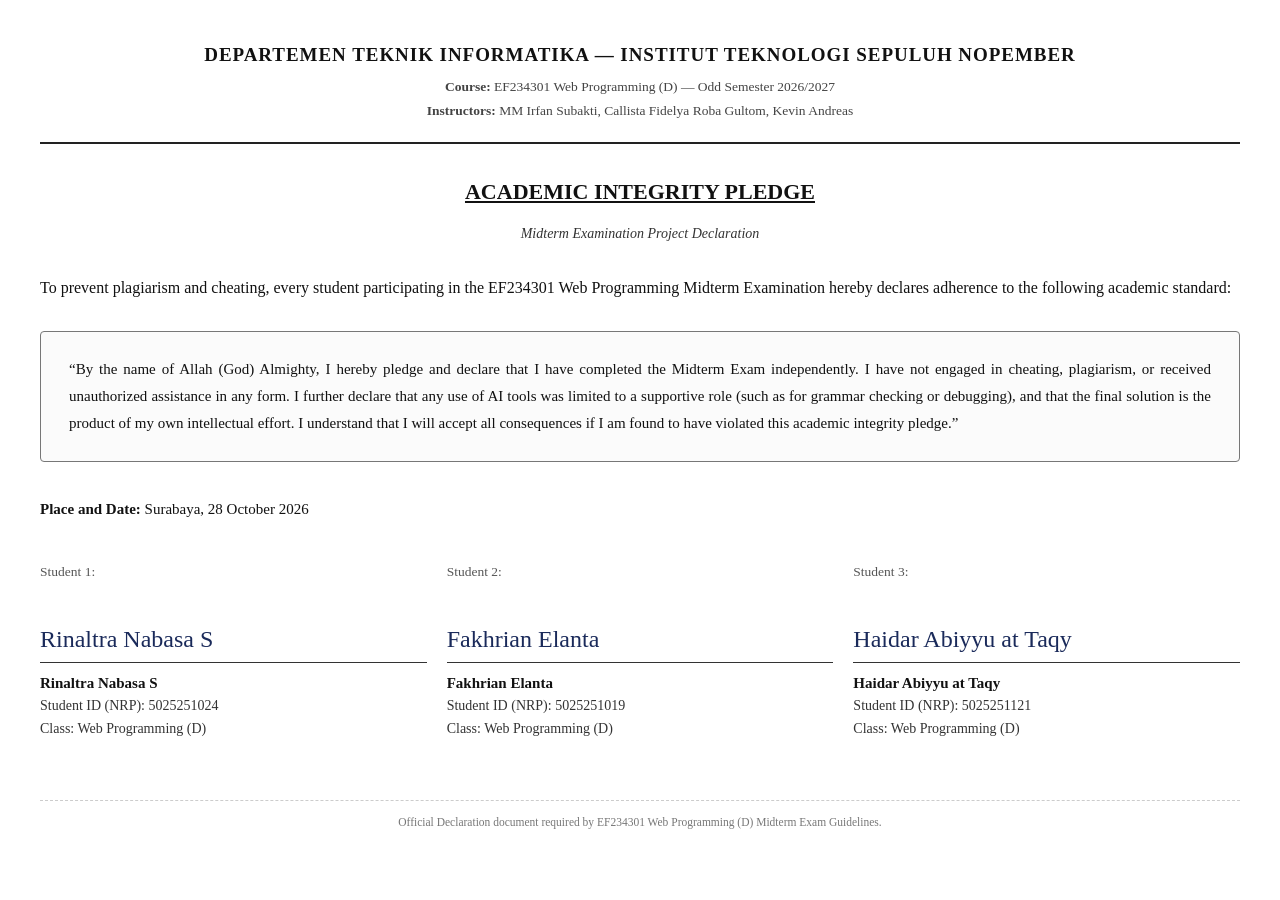
<file: Midterm/public/declaration.html>
<!DOCTYPE html>
<html lang="en">
<head>
  <meta charset="UTF-8">
  <title>Declaration — Academic Integrity Pledge (EF234301 WebPro)</title>
  <style>
    @page { size: A4 portrait; margin: 25mm 20mm; }
    body {
      font-family: "Times New Roman", Times, serif;
      color: #111;
      background: #fff;
      margin: 0;
      padding: 40px;
      line-height: 1.6;
    }
    .header {
      text-align: center;
      border-bottom: 2px solid #222;
      padding-bottom: 18px;
      margin-bottom: 30px;
    }
    .header h2 {
      margin: 0 0 6px 0;
      font-size: 19px;
      text-transform: uppercase;
      letter-spacing: 0.05em;
    }
    .header p {
      margin: 2px 0;
      font-size: 13.5px;
      color: #444;
    }
    .title-box {
      text-align: center;
      margin: 30px 0;
    }
    .title-box h1 {
      font-size: 22px;
      font-weight: bold;
      text-decoration: underline;
      margin: 0 0 8px 0;
    }
    .title-box p {
      font-size: 14px;
      font-style: italic;
      color: #333;
    }
    .pledge-quote {
      border: 1px solid #777;
      background: #fbfbfb;
      padding: 24px 28px;
      margin: 30px 0;
      font-size: 15px;
      text-align: justify;
      line-height: 1.8;
      border-radius: 4px;
    }
    .meta-line {
      font-size: 15px;
      margin-top: 35px;
      margin-bottom: 30px;
    }
    .signatures {
      display: flex;
      justify-content: space-between;
      margin-top: 40px;
    }
    .sign-box {
      width: 45%;
      text-align: left;
    }
    .signature-space {
      height: 70px;
      border-bottom: 1px solid #333;
      margin-bottom: 8px;
      display: flex;
      align-items: flex-end;
      padding-bottom: 4px;
      font-family: "Brush Script MT", "Caveat", cursive, serif;
      font-size: 24px;
      color: #1a2a5a;
    }
    .student-name {
      font-weight: bold;
      font-size: 15px;
    }
    .student-id {
      font-size: 14px;
      color: #333;
    }
    .footer-note {
      margin-top: 60px;
      font-size: 11.5px;
      color: #777;
      text-align: center;
      border-top: 1px dashed #ccc;
      padding-top: 12px;
    }
  </style>
</head>
<body>

  <div class="header">
    <h2>Departemen Teknik Informatika — Institut Teknologi Sepuluh Nopember</h2>
    <p><strong>Course:</strong> EF234301 Web Programming (D) — Odd Semester 2026/2027</p>
    <p><strong>Instructors:</strong> MM Irfan Subakti, Callista Fidelya Roba Gultom, Kevin Andreas</p>
  </div>

  <div class="title-box">
    <h1>ACADEMIC INTEGRITY PLEDGE</h1>
    <p>Midterm Examination Project Declaration</p>
  </div>

  <p>To prevent plagiarism and cheating, every student participating in the EF234301 Web Programming Midterm Examination hereby declares adherence to the following academic standard:</p>

  <div class="pledge-quote">
    “By the name of Allah (God) Almighty, I hereby pledge and declare that I have completed the Midterm Exam independently. I have not engaged in cheating, plagiarism, or received unauthorized assistance in any form. I further declare that any use of AI tools was limited to a supportive role (such as for grammar checking or debugging), and that the final solution is the product of my own intellectual effort. I understand that I will accept all consequences if I am found to have violated this academic integrity pledge.”
  </div>

  <div class="meta-line">
    <strong>Place and Date:</strong> Surabaya, 28 October 2026
  </div>

  <div class="signatures" style="display:flex; justify-content:space-between; gap:20px;">
    <div class="sign-box" style="flex:1;">
      <p style="margin: 0 0 6px 0; font-size: 13.5px; color: #555;">Student 1:</p>
      <div class="signature-space">Rinaltra Nabasa S</div>
      <div class="student-name">Rinaltra Nabasa S</div>
      <div class="student-id">Student ID (NRP): 5025251024</div>
      <div class="student-id">Class: Web Programming (D)</div>
    </div>

    <div class="sign-box" style="flex:1;">
      <p style="margin: 0 0 6px 0; font-size: 13.5px; color: #555;">Student 2:</p>
      <div class="signature-space">Fakhrian Elanta</div>
      <div class="student-name">Fakhrian Elanta</div>
      <div class="student-id">Student ID (NRP): 5025251019</div>
      <div class="student-id">Class: Web Programming (D)</div>
    </div>

    <div class="sign-box" style="flex:1;">
      <p style="margin: 0 0 6px 0; font-size: 13.5px; color: #555;">Student 3:</p>
      <div class="signature-space">Haidar Abiyyu at Taqy</div>
      <div class="student-name">Haidar Abiyyu at Taqy</div>
      <div class="student-id">Student ID (NRP): 5025251121</div>
      <div class="student-id">Class: Web Programming (D)</div>
    </div>
  </div>

  <div class="footer-note">
    Official Declaration document required by EF234301 Web Programming (D) Midterm Exam Guidelines.
  </div>

</body>
</html>
</file>
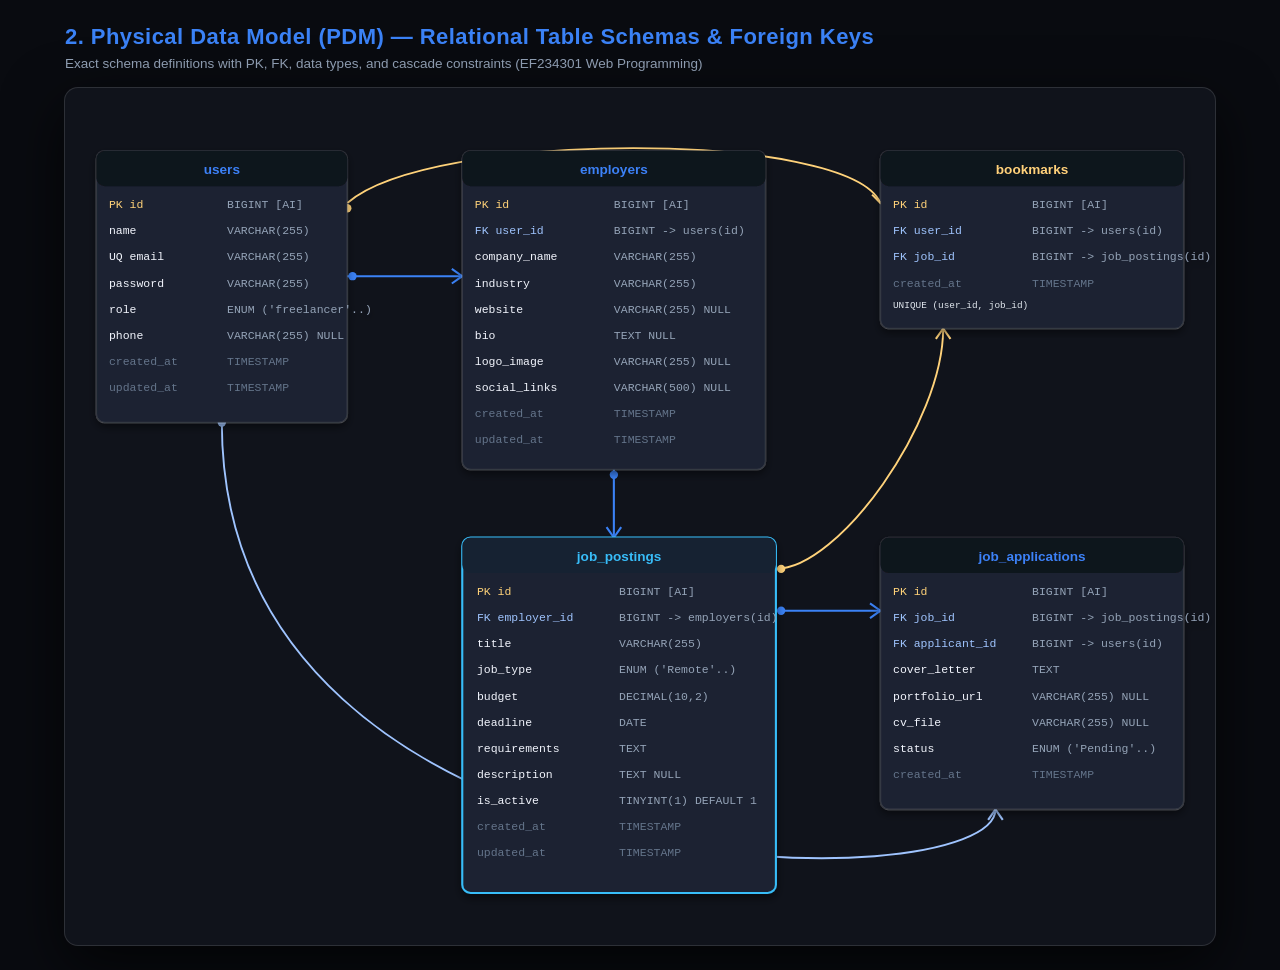
<file: Midterm/public/pdm-view.html>
<!DOCTYPE html>
<html lang="en">
<head>
  <meta charset="UTF-8">
  <title>Physical Data Model (PDM) — Freelance Job Board</title>
  <style>
    body {
      margin: 0;
      padding: 24px;
      background: #090b10;
      color: #f3f6ff;
      font-family: -apple-system, BlinkMacSystemFont, "Segoe UI", Roboto, sans-serif;
      display: flex;
      flex-direction: column;
      align-items: center;
      justify-content: center;
    }
    .header {
      width: 100%;
      max-width: 1150px;
      margin-bottom: 16px;
      text-align: left;
    }
    h1 {
      font-size: 22px;
      color: #3b82f6;
      margin: 0 0 6px 0;
      letter-spacing: 0.02em;
    }
    p {
      color: #94a3b8;
      font-size: 13.5px;
      margin: 0;
    }
    svg {
      width: 100%;
      max-width: 1150px;
      height: auto;
      background: #10131b;
      border: 1px solid rgba(255, 255, 255, 0.12);
      border-radius: 14px;
      box-shadow: 0 20px 60px rgba(0, 0, 0, 0.7);
    }
  </style>
</head>
<body>
  <div class="header">
    <h1>2. Physical Data Model (PDM) — Relational Table Schemas &amp; Foreign Keys</h1>
    <p>Exact schema definitions with PK, FK, data types, and cascade constraints (EF234301 Web Programming)</p>
  </div>

  <svg viewBox="0 0 1100 820" xmlns="http://www.w3.org/2000/svg">
    <defs>
      <filter id="shadow" x="-5%" y="-5%" width="110%" height="110%">
        <feDropShadow dx="0" dy="4" stdDeviation="4" flood-color="#000000" flood-opacity="0.5"/>
      </filter>
    </defs>

    <!-- Relationship Lines -->
    <!-- users.id -> employers.user_id -->
    <path d="M 270 180 L 380 180" stroke="#3b82f6" stroke-width="2" fill="none" />
    <circle cx="275" cy="180" r="4" fill="#3b82f6" />
    <path d="M 370 173 L 380 180 L 370 187" stroke="#3b82f6" stroke-width="2" fill="none"/>

    <!-- employers.id -> job_postings.employer_id -->
    <path d="M 525 365 L 525 430" stroke="#3b82f6" stroke-width="2" fill="none" />
    <circle cx="525" cy="370" r="4" fill="#3b82f6" />
    <path d="M 518 420 L 525 430 L 532 420" stroke="#3b82f6" stroke-width="2" fill="none"/>

    <!-- job_postings.id -> job_applications.job_id -->
    <path d="M 680 500 L 780 500" stroke="#3b82f6" stroke-width="2" fill="none" />
    <circle cx="685" cy="500" r="4" fill="#3b82f6" />
    <path d="M 770 493 L 780 500 L 770 507" stroke="#3b82f6" stroke-width="2" fill="none"/>

    <!-- users.id -> job_applications.applicant_id -->
    <path d="M 150 320 C 150 780, 890 780, 890 690" stroke="#9fc4ff" stroke-width="1.8" fill="none" />
    <circle cx="150" cy="320" r="4" fill="#9fc4ff" />
    <path d="M 883 700 L 890 690 L 897 700" stroke="#9fc4ff" stroke-width="2" fill="none"/>

    <!-- users.id -> bookmarks.user_id -->
    <path d="M 270 110 C 350 40, 750 40, 780 110" stroke="#ffd27a" stroke-width="1.8" fill="none" />
    <circle cx="270" cy="115" r="4" fill="#ffd27a" />
    <path d="M 772 102 L 780 110 L 788 102" stroke="#ffd27a" stroke-width="2" fill="none"/>

    <!-- job_postings.id -> bookmarks.job_id -->
    <path d="M 680 460 C 740 460, 840 320, 840 230" stroke="#ffd27a" stroke-width="1.8" fill="none" />
    <circle cx="685" cy="460" r="4" fill="#ffd27a" />
    <path d="M 833 240 L 840 230 L 847 240" stroke="#ffd27a" stroke-width="2" fill="none"/>

    <!-- Table 1: users -->
    <g transform="translate(30, 60)" filter="url(#shadow)">
      <rect width="240" height="260" rx="8" fill="#1c2230" stroke="rgba(255, 255, 255, 0.12)" stroke-width="1.5"/>
      <rect width="240" height="34" rx="8" fill="#10131b"/>
      <text x="120" y="22" fill="#3b82f6" font-weight="bold" font-size="13" text-anchor="middle">users</text>
      <g font-size="11" font-family="monospace">
        <text x="12" y="55" fill="#ffd27a">PK  id</text><text x="125" y="55" fill="#94a3b8">BIGINT [AI]</text>
        <text x="12" y="80" fill="#f3f6ff">    name</text><text x="125" y="80" fill="#94a3b8">VARCHAR(255)</text>
        <text x="12" y="105" fill="#f3f6ff">UQ  email</text><text x="125" y="105" fill="#94a3b8">VARCHAR(255)</text>
        <text x="12" y="130" fill="#f3f6ff">    password</text><text x="125" y="130" fill="#94a3b8">VARCHAR(255)</text>
        <text x="12" y="155" fill="#f3f6ff">    role</text><text x="125" y="155" fill="#94a3b8">ENUM ('freelancer'..)</text>
        <text x="12" y="180" fill="#f3f6ff">    phone</text><text x="125" y="180" fill="#94a3b8">VARCHAR(255) NULL</text>
        <text x="12" y="205" fill="#64748b">    created_at</text><text x="125" y="205" fill="#64748b">TIMESTAMP</text>
        <text x="12" y="230" fill="#64748b">    updated_at</text><text x="125" y="230" fill="#64748b">TIMESTAMP</text>
      </g>
    </g>

    <!-- Table 2: employers -->
    <g transform="translate(380, 60)" filter="url(#shadow)">
      <rect width="290" height="305" rx="8" fill="#1c2230" stroke="rgba(255, 255, 255, 0.12)" stroke-width="1.5"/>
      <rect width="290" height="34" rx="8" fill="#10131b"/>
      <text x="145" y="22" fill="#3b82f6" font-weight="bold" font-size="13" text-anchor="middle">employers</text>
      <g font-size="11" font-family="monospace">
        <text x="12" y="55" fill="#ffd27a">PK  id</text><text x="145" y="55" fill="#94a3b8">BIGINT [AI]</text>
        <text x="12" y="80" fill="#9fc4ff">FK  user_id</text><text x="145" y="80" fill="#94a3b8">BIGINT -> users(id)</text>
        <text x="12" y="105" fill="#f3f6ff">    company_name</text><text x="145" y="105" fill="#94a3b8">VARCHAR(255)</text>
        <text x="12" y="130" fill="#f3f6ff">    industry</text><text x="145" y="130" fill="#94a3b8">VARCHAR(255)</text>
        <text x="12" y="155" fill="#f3f6ff">    website</text><text x="145" y="155" fill="#94a3b8">VARCHAR(255) NULL</text>
        <text x="12" y="180" fill="#f3f6ff">    bio</text><text x="145" y="180" fill="#94a3b8">TEXT NULL</text>
        <text x="12" y="205" fill="#f3f6ff">    logo_image</text><text x="145" y="205" fill="#94a3b8">VARCHAR(255) NULL</text>
        <text x="12" y="230" fill="#f3f6ff">    social_links</text><text x="145" y="230" fill="#94a3b8">VARCHAR(500) NULL</text>
        <text x="12" y="255" fill="#64748b">    created_at</text><text x="145" y="255" fill="#64748b">TIMESTAMP</text>
        <text x="12" y="280" fill="#64748b">    updated_at</text><text x="145" y="280" fill="#64748b">TIMESTAMP</text>
      </g>
    </g>

    <!-- Table 3: job_postings -->
    <g transform="translate(380, 430)" filter="url(#shadow)">
      <rect width="300" height="340" rx="8" fill="#1c2230" stroke="#38bdf8" stroke-width="2"/>
      <rect width="300" height="34" rx="8" fill="#162032"/>
      <text x="150" y="22" fill="#38bdf8" font-weight="bold" font-size="13" text-anchor="middle">job_postings</text>
      <g font-size="11" font-family="monospace">
        <text x="14" y="55" fill="#ffd27a">PK  id</text><text x="150" y="55" fill="#94a3b8">BIGINT [AI]</text>
        <text x="14" y="80" fill="#9fc4ff">FK  employer_id</text><text x="150" y="80" fill="#94a3b8">BIGINT -> employers(id)</text>
        <text x="14" y="105" fill="#f3f6ff">    title</text><text x="150" y="105" fill="#94a3b8">VARCHAR(255)</text>
        <text x="14" y="130" fill="#f3f6ff">    job_type</text><text x="150" y="130" fill="#94a3b8">ENUM ('Remote'..)</text>
        <text x="14" y="155" fill="#f3f6ff">    budget</text><text x="150" y="155" fill="#94a3b8">DECIMAL(10,2)</text>
        <text x="14" y="180" fill="#f3f6ff">    deadline</text><text x="150" y="180" fill="#94a3b8">DATE</text>
        <text x="14" y="205" fill="#f3f6ff">    requirements</text><text x="150" y="205" fill="#94a3b8">TEXT</text>
        <text x="14" y="230" fill="#f3f6ff">    description</text><text x="150" y="230" fill="#94a3b8">TEXT NULL</text>
        <text x="14" y="255" fill="#f3f6ff">    is_active</text><text x="150" y="255" fill="#94a3b8">TINYINT(1) DEFAULT 1</text>
        <text x="14" y="280" fill="#64748b">    created_at</text><text x="150" y="280" fill="#64748b">TIMESTAMP</text>
        <text x="14" y="305" fill="#64748b">    updated_at</text><text x="150" y="305" fill="#64748b">TIMESTAMP</text>
      </g>
    </g>

    <!-- Table 4: bookmarks -->
    <g transform="translate(780, 60)" filter="url(#shadow)">
      <rect width="290" height="170" rx="8" fill="#1c2230" stroke="rgba(255, 255, 255, 0.12)" stroke-width="1.5"/>
      <rect width="290" height="34" rx="8" fill="#10131b"/>
      <text x="145" y="22" fill="#ffd27a" font-weight="bold" font-size="13" text-anchor="middle">bookmarks</text>
      <g font-size="11" font-family="monospace">
        <text x="12" y="55" fill="#ffd27a">PK  id</text><text x="145" y="55" fill="#94a3b8">BIGINT [AI]</text>
        <text x="12" y="80" fill="#9fc4ff">FK  user_id</text><text x="145" y="80" fill="#94a3b8">BIGINT -> users(id)</text>
        <text x="12" y="105" fill="#9fc4ff">FK  job_id</text><text x="145" y="105" fill="#94a3b8">BIGINT -> job_postings(id)</text>
        <text x="12" y="130" fill="#64748b">    created_at</text><text x="145" y="130" fill="#64748b">TIMESTAMP</text>
        <text x="12" y="150" fill="#e2e8f0" font-size="9">UNIQUE (user_id, job_id)</text>
      </g>
    </g>

    <!-- Table 5: job_applications -->
    <g transform="translate(780, 430)" filter="url(#shadow)">
      <rect width="290" height="260" rx="8" fill="#1c2230" stroke="rgba(255, 255, 255, 0.12)" stroke-width="1.5"/>
      <rect width="290" height="34" rx="8" fill="#10131b"/>
      <text x="145" y="22" fill="#3b82f6" font-weight="bold" font-size="13" text-anchor="middle">job_applications</text>
      <g font-size="11" font-family="monospace">
        <text x="12" y="55" fill="#ffd27a">PK  id</text><text x="145" y="55" fill="#94a3b8">BIGINT [AI]</text>
        <text x="12" y="80" fill="#9fc4ff">FK  job_id</text><text x="145" y="80" fill="#94a3b8">BIGINT -> job_postings(id)</text>
        <text x="12" y="105" fill="#9fc4ff">FK  applicant_id</text><text x="145" y="105" fill="#94a3b8">BIGINT -> users(id)</text>
        <text x="12" y="130" fill="#f3f6ff">    cover_letter</text><text x="145" y="130" fill="#94a3b8">TEXT</text>
        <text x="12" y="155" fill="#f3f6ff">    portfolio_url</text><text x="145" y="155" fill="#94a3b8">VARCHAR(255) NULL</text>
        <text x="12" y="180" fill="#f3f6ff">    cv_file</text><text x="145" y="180" fill="#94a3b8">VARCHAR(255) NULL</text>
        <text x="12" y="205" fill="#f3f6ff">    status</text><text x="145" y="205" fill="#94a3b8">ENUM ('Pending'..)</text>
        <text x="12" y="230" fill="#64748b">    created_at</text><text x="145" y="230" fill="#64748b">TIMESTAMP</text>
      </g>
    </g>
  </svg>
</body>
</html>
</file>
<file: quiz1/css/style.css>
@import url('https://fonts.googleapis.com/css2?family=Poppins:ital,wght@0,300;0,400;0,500;0,600;0,700;1,400&display=swap');

/* ============================================
   Design System — Poppins Typography
   ============================================ */

/* --- CSS Custom Properties --- */
:root {
  --bg-primary: #fbfbfd;
  --bg-secondary: #f4f4f6;
  --bg-dark: #161617;
  --bg-black: #0c0c0d;
  --text-primary: #1d1d1f;
  --text-secondary: #6e6e73;
  --text-tertiary: #86868b;
  --text-light: #f5f5f7;
  --text-light-secondary: #a1a1a6;
  --accent: #2997ff;
  --accent-hover: #0077ed;
  --card-bg: #ffffff;
  --card-bg-dark: #1c1c1e;
  --border-color: rgba(0, 0, 0, 0.08);
  --border-color-dark: rgba(255, 255, 255, 0.1);
  --nav-height: 52px;
  --max-width: 1040px;
  --max-width-wide: 1200px;
  --radius: 14px;
  --radius-sm: 8px;
  --shadow: 0 4px 20px rgba(0, 0, 0, 0.04);
  --shadow-hover: 0 10px 30px rgba(0, 0, 0, 0.1);
  --transition: 0.3s cubic-bezier(0.25, 0.1, 0.25, 1);
  --font-main: 'Poppins', -apple-system, BlinkMacSystemFont, 'Segoe UI', Roboto, sans-serif;
  --font-serif: var(--font-main);
  --font-sans: var(--font-main);
}

/* --- Reset & Base --- */
*, *::before, *::after {
  margin: 0;
  padding: 0;
  box-sizing: border-box;
}

html {
  scroll-behavior: smooth;
  -webkit-text-size-adjust: 100%;
}

body {
  font-family: var(--font-main);
  color: var(--text-primary);
  background: var(--bg-primary);
  line-height: 1.6;
  font-weight: 400;
  -webkit-font-smoothing: antialiased;
  -moz-osx-font-smoothing: grayscale;
  overflow-x: hidden;
}

a {
  color: inherit;
  text-decoration: none;
  transition: color var(--transition), opacity var(--transition);
}

a:hover {
  text-decoration: none;
  opacity: 0.8;
}

img, video {
  max-width: 100%;
  height: auto;
  display: block;
}

ul, ol {
  list-style: none;
}

/* --- Typography --- */
.headline-super {
  font-family: var(--font-main);
  font-size: clamp(40px, 6.5vw, 68px);
  font-weight: 700;
  line-height: 1.15;
  letter-spacing: -0.02em;
}

.headline-1 {
  font-family: var(--font-main);
  font-size: clamp(32px, 4.8vw, 50px);
  font-weight: 600;
  line-height: 1.2;
  letter-spacing: -0.015em;
}

.headline-2 {
  font-family: var(--font-main);
  font-size: clamp(24px, 3.4vw, 36px);
  font-weight: 600;
  line-height: 1.25;
  letter-spacing: -0.01em;
}

.headline-3 {
  font-family: var(--font-main);
  font-size: clamp(19px, 2.2vw, 24px);
  font-weight: 600;
  line-height: 1.3;
}

.subheadline {
  font-family: var(--font-main);
  font-size: clamp(16px, 1.6vw, 19px);
  font-weight: 400;
  line-height: 1.55;
  color: var(--text-secondary);
}

.body-large {
  font-family: var(--font-main);
  font-size: 17px;
  line-height: 1.7;
  font-weight: 400;
}

.body-text {
  font-family: var(--font-main);
  font-size: 15px;
  line-height: 1.7;
  font-weight: 400;
}

.body-small {
  font-family: var(--font-main);
  font-size: 13px;
  line-height: 1.5;
  font-weight: 400;
  color: var(--text-secondary);
}

.label {
  font-family: var(--font-main);
  font-size: 11px;
  font-weight: 600;
  letter-spacing: 0.1em;
  text-transform: uppercase;
  color: var(--text-tertiary);
}

/* --- Navigation --- */
.nav {
  position: fixed;
  top: 0;
  left: 0;
  right: 0;
  height: var(--nav-height);
  background: rgba(251, 251, 253, 0.85);
  backdrop-filter: saturate(180%) blur(20px);
  -webkit-backdrop-filter: saturate(180%) blur(20px);
  border-bottom: 1px solid var(--border-color);
  z-index: 9999;
  transition: all 0.3s ease;
}

.nav.nav-dark {
  background: rgba(12, 12, 13, 0.82);
  border-bottom: 1px solid rgba(255, 255, 255, 0.08);
}

.nav.scrolled {
  border-bottom: 1px solid rgba(0, 0, 0, 0.12);
  box-shadow: 0 2px 12px rgba(0, 0, 0, 0.03);
}

.nav.nav-dark.scrolled {
  border-bottom: 1px solid rgba(255, 255, 255, 0.14);
  box-shadow: 0 4px 20px rgba(0, 0, 0, 0.4);
}

.nav-container {
  max-width: var(--max-width);
  margin: 0 auto;
  padding: 0 24px;
  height: 100%;
  display: flex;
  align-items: center;
  justify-content: space-between;
}

.nav-logo {
  font-family: var(--font-main);
  font-size: 16px;
  font-weight: 600;
  letter-spacing: -0.01em;
  color: var(--text-primary);
  text-decoration: none;
}

.nav-dark .nav-logo {
  color: var(--text-light);
}

.nav-links {
  display: flex;
  align-items: center;
  gap: 32px;
}

.nav-links a {
  font-family: var(--font-sans);
  font-size: 13px;
  font-weight: 400;
  letter-spacing: 0.03em;
  color: var(--text-primary);
  opacity: 0.75;
  transition: opacity var(--transition);
}

.nav-links a:hover {
  opacity: 1;
}

.nav-links a.active {
  opacity: 1;
  font-weight: 600;
  border-bottom: 1px solid currentColor;
  padding-bottom: 2px;
}

.nav-dark .nav-links a {
  color: var(--text-light);
}

/* Hamburger */
.nav-hamburger {
  display: none;
  flex-direction: column;
  justify-content: center;
  align-items: center;
  width: 36px;
  height: 36px;
  cursor: pointer;
  border: none;
  background: none;
  gap: 5px;
  z-index: 10001;
}

.nav-hamburger span {
  display: block;
  width: 18px;
  height: 1px;
  background: var(--text-primary);
  transition: all 0.3s ease;
}

.nav-dark .nav-hamburger span {
  background: var(--text-light);
}

.nav-hamburger.active span:nth-child(1) {
  transform: translateY(6px) rotate(45deg);
}

.nav-hamburger.active span:nth-child(2) {
  opacity: 0;
}

.nav-hamburger.active span:nth-child(3) {
  transform: translateY(-6px) rotate(-45deg);
}

/* Mobile nav overlay */
.nav-mobile-overlay {
  display: none;
  position: fixed;
  top: var(--nav-height);
  left: 0;
  right: 0;
  bottom: 0;
  background: rgba(251, 251, 253, 0.98);
  backdrop-filter: blur(20px);
  -webkit-backdrop-filter: blur(20px);
  z-index: 9998;
  padding: 40px 30px;
  opacity: 0;
  transition: opacity 0.3s ease;
}

.nav-dark ~ .nav-mobile-overlay {
  background: rgba(12, 12, 13, 0.98);
}

.nav-mobile-overlay.active {
  display: flex;
  flex-direction: column;
  gap: 0;
  opacity: 1;
}

.nav-mobile-overlay a {
  display: block;
  font-family: var(--font-serif);
  font-size: 24px;
  font-weight: 400;
  color: var(--text-primary);
  padding: 16px 0;
  border-bottom: 1px solid var(--border-color);
}

.nav-dark ~ .nav-mobile-overlay a {
  color: var(--text-light);
  border-bottom-color: rgba(255, 255, 255, 0.08);
}

/* --- Layout Utilities --- */
.container {
  max-width: var(--max-width);
  margin: 0 auto;
  padding: 0 24px;
}

.container-wide {
  max-width: var(--max-width-wide);
  margin: 0 auto;
  padding: 0 24px;
}

.section {
  padding: 90px 0;
}

.section-compact {
  padding: 50px 0;
}

.text-center {
  text-align: center;
}

/* --- Hero Sections --- */
.hero {
  min-height: 82vh;
  display: flex;
  flex-direction: column;
  align-items: center;
  justify-content: center;
  text-align: center;
  padding: calc(var(--nav-height) + 50px) 24px 70px;
  position: relative;
  overflow: hidden;
}

.hero-dark {
  background: var(--bg-black);
  color: var(--text-light);
}

.hero-light {
  background: var(--bg-primary);
  color: var(--text-primary);
}

.hero-gradient {
  background: #0d0d0e;
  color: var(--text-light);
}

/* Hero with actual image backdrop */
.hero-with-bg {
  position: relative;
  background-size: cover;
  background-position: center;
  background-repeat: no-repeat;
  color: #ffffff;
}

.hero-with-bg::before {
  content: '';
  position: absolute;
  inset: 0;
  background: rgba(0, 0, 0, 0.55);
  backdrop-filter: blur(2px);
  z-index: 1;
}

.hero-content {
  position: relative;
  z-index: 2;
  max-width: 820px;
}

.hero-title {
  margin-bottom: 18px;
}

.hero-subtitle {
  max-width: 620px;
  margin: 0 auto 36px;
}

.hero-cta {
  display: flex;
  gap: 16px;
  justify-content: center;
  flex-wrap: wrap;
}

.hero-compact {
  min-height: 55vh;
  padding: calc(var(--nav-height) + 40px) 24px 50px;
}

/* --- Buttons & Links --- */
.btn {
  display: inline-flex;
  align-items: center;
  gap: 8px;
  font-family: var(--font-sans);
  font-size: 14px;
  font-weight: 500;
  letter-spacing: 0.02em;
  padding: 11px 24px;
  border-radius: var(--radius-sm);
  border: 1px solid transparent;
  cursor: pointer;
  transition: all var(--transition);
}

.btn-primary {
  background: #ffffff;
  color: #0c0c0d;
}

.btn-primary:hover {
  background: #e8e8ed;
}

.btn-secondary {
  background: transparent;
  color: #ffffff;
  border: 1px solid rgba(255, 255, 255, 0.35);
}

.btn-secondary:hover {
  border-color: #ffffff;
}

.btn-dark {
  background: var(--text-primary);
  color: #ffffff;
}

.btn-dark:hover {
  background: #333336;
}

.link-arrow {
  font-family: var(--font-sans);
  font-size: 13px;
  font-weight: 500;
  letter-spacing: 0.04em;
  color: var(--accent);
  display: inline-flex;
  align-items: center;
  gap: 6px;
  text-transform: uppercase;
}

.link-arrow::after {
  content: '→';
  font-family: var(--font-sans);
  font-size: 14px;
  transition: transform 0.2s ease;
}

.link-arrow:hover::after {
  transform: translateX(4px);
}

/* --- Section Backgrounds --- */
.bg-white { background: #ffffff; }
.bg-primary { background: var(--bg-primary); }
.bg-secondary { background: var(--bg-secondary); }
.bg-dark { background: var(--bg-dark); color: var(--text-light); }
.bg-black { background: var(--bg-black); color: var(--text-light); }

.bg-dark .subheadline,
.bg-black .subheadline {
  color: var(--text-light-secondary);
}

.bg-dark .body-small,
.bg-black .body-small {
  color: var(--text-light-secondary);
}

/* --- Card Grid System --- */
.card-grid {
  display: grid;
  gap: 24px;
}

.card-grid-2 { grid-template-columns: repeat(2, 1fr); }
.card-grid-3 { grid-template-columns: repeat(3, 1fr); }
.card-grid-4 { grid-template-columns: repeat(4, 1fr); }

.card {
  background: var(--card-bg);
  border-radius: var(--radius);
  overflow: hidden;
  border: 1px solid var(--border-color);
  transition: transform var(--transition), box-shadow var(--transition);
  position: relative;
  display: flex;
  flex-direction: column;
}

.card:hover {
  transform: translateY(-3px);
  box-shadow: var(--shadow-hover);
}

.card-dark {
  background: var(--card-bg-dark);
  border-color: var(--border-color-dark);
  color: var(--text-light);
}

.card-dark .body-small {
  color: var(--text-light-secondary);
}

.card-image {
  width: 100%;
  aspect-ratio: 16 / 10;
  background: #111113;
  overflow: hidden;
  position: relative;
}

.card-image img {
  width: 100%;
  height: 100%;
  object-fit: cover;
  transition: transform 0.5s ease;
}

.card:hover .card-image img {
  transform: scale(1.03);
}

.card-body {
  padding: 24px 26px 28px;
  display: flex;
  flex-direction: column;
  flex: 1;
}

.card-label {
  margin-bottom: 8px;
}

.card-title {
  font-family: var(--font-main);
  font-size: 20px;
  font-weight: 600;
  line-height: 1.3;
  margin-bottom: 10px;
}

.card-desc {
  font-family: var(--font-main);
  color: var(--text-secondary);
  font-size: 14px;
  line-height: 1.65;
  margin-bottom: 18px;
  flex-grow: 1;
}

.card-dark .card-desc {
  color: var(--text-light-secondary);
}

.card-featured {
  grid-column: span 2;
}

.card-featured .card-image {
  aspect-ratio: 21 / 10;
}

.card-featured .card-title {
  font-size: 28px;
}

/* Video Wrapper */
.video-card-container {
  width: 100%;
  aspect-ratio: 16 / 9;
  background: #000;
  border-radius: var(--radius);
  overflow: hidden;
  border: 1px solid var(--border-color-dark);
}

.video-card-container video {
  width: 100%;
  height: 100%;
  object-fit: cover;
}

/* --- Tile Layout --- */
.tile-grid {
  display: grid;
  gap: 16px;
}

.tile-grid-2x2 {
  grid-template-columns: repeat(2, 1fr);
}

.tile {
  border-radius: var(--radius);
  overflow: hidden;
  padding: 44px 36px;
  display: flex;
  flex-direction: column;
  position: relative;
  min-height: 320px;
  border: 1px solid var(--border-color-dark);
}

.tile-centered {
  align-items: center;
  text-align: center;
}

.tile-full {
  grid-column: span 2;
}

/* --- Section Header --- */
.section-header {
  margin-bottom: 48px;
}

.section-header .headline-2 {
  margin-bottom: 10px;
}

/* --- Profile Styling --- */
.profile-hero-content {
  display: flex;
  flex-direction: column;
  align-items: center;
  gap: 20px;
}

.profile-avatar-img {
  width: 150px;
  height: 150px;
  border-radius: 50%;
  object-fit: cover;
  border: 3px solid #ffffff;
  box-shadow: 0 4px 18px rgba(0, 0, 0, 0.12);
}

.profile-info-grid {
  display: grid;
  grid-template-columns: repeat(2, 1fr);
  gap: 48px;
  align-items: start;
}

.info-block {
  margin-bottom: 28px;
}

.info-block h3 {
  font-family: var(--font-sans);
  font-size: 11px;
  font-weight: 600;
  letter-spacing: 0.12em;
  text-transform: uppercase;
  color: var(--text-tertiary);
  margin-bottom: 12px;
}

.info-block p, .info-block li {
  font-family: var(--font-serif);
  font-size: 16px;
  line-height: 1.65;
  color: var(--text-primary);
}

.info-block ul li {
  padding: 6px 0;
  border-bottom: 1px solid var(--border-color);
}

.info-block ul li:last-child {
  border-bottom: none;
}

/* Timeline */
.timeline {
  position: relative;
  padding-left: 28px;
}

.timeline::before {
  content: '';
  position: absolute;
  left: 0;
  top: 8px;
  bottom: 8px;
  width: 1px;
  background: var(--border-color);
}

.bg-black .timeline::before,
.bg-dark .timeline::before {
  background: var(--border-color-dark);
}

.timeline-item {
  position: relative;
  margin-bottom: 30px;
}

.timeline-item::before {
  content: '';
  position: absolute;
  left: -32px;
  top: 7px;
  width: 8px;
  height: 8px;
  border-radius: 50%;
  background: var(--accent);
}

.timeline-year {
  font-family: var(--font-sans);
  font-size: 12px;
  font-weight: 600;
  letter-spacing: 0.04em;
  color: var(--accent);
  margin-bottom: 4px;
}

.timeline-title {
  font-family: var(--font-main);
  font-size: 16px;
  font-weight: 600;
  line-height: 1.35;
  margin-bottom: 3px;
}

.timeline-subtitle {
  font-family: var(--font-main);
  font-size: 13px;
  color: var(--text-secondary);
}

.timeline-desc {
  font-family: var(--font-main);
  font-size: 13.5px;
  line-height: 1.6;
  color: var(--text-secondary);
  margin-top: 6px;
}

.timeline-tags {
  display: flex;
  flex-wrap: wrap;
  gap: 6px;
  margin-top: 8px;
}

.timeline-tag {
  font-family: var(--font-sans);
  font-size: 11px;
  padding: 3px 9px;
  background: var(--bg-secondary);
  border-radius: 4px;
  color: var(--text-primary);
  font-weight: 500;
}

.bg-black .timeline-tag,
.bg-dark .timeline-tag {
  background: rgba(255, 255, 255, 0.08);
  color: var(--text-light);
}

/* Stats Row */
.stats-row {
  display: grid;
  grid-template-columns: repeat(auto-fit, minmax(140px, 1fr));
  gap: 32px;
  text-align: center;
}

.stat-item .stat-number {
  font-family: var(--font-serif);
  font-size: clamp(32px, 4.5vw, 48px);
  font-weight: 400;
  line-height: 1.1;
}

.stat-item .stat-label {
  font-family: var(--font-sans);
  font-size: 12px;
  color: var(--text-secondary);
  margin-top: 6px;
  letter-spacing: 0.05em;
  text-transform: uppercase;
}

.bg-dark .stat-label,
.bg-black .stat-label {
  color: var(--text-light-secondary);
}

/* Skills Tags */
.skills-grid {
  display: flex;
  flex-wrap: wrap;
  gap: 8px;
}

.skill-tag {
  font-family: var(--font-sans);
  padding: 7px 16px;
  border-radius: 4px;
  font-size: 13px;
  font-weight: 500;
  background: var(--bg-secondary);
  color: var(--text-primary);
  border: 1px solid var(--border-color);
  transition: all var(--transition);
}

.skill-tag:hover {
  background: var(--text-primary);
  color: #ffffff;
}

.bg-dark .skill-tag,
.bg-black .skill-tag {
  background: rgba(255, 255, 255, 0.06);
  border-color: rgba(255, 255, 255, 0.1);
  color: var(--text-light);
}

.bg-dark .skill-tag:hover,
.bg-black .skill-tag:hover {
  background: rgba(255, 255, 255, 0.16);
}

/* Gallery Grid */
.gallery-grid {
  display: grid;
  grid-template-columns: repeat(3, 1fr);
  gap: 20px;
}

.gallery-item {
  border-radius: var(--radius);
  overflow: hidden;
  aspect-ratio: 1 / 1;
  border: 1px solid var(--border-color);
  position: relative;
  background: #111;
}

.gallery-item img {
  width: 100%;
  height: 100%;
  object-fit: cover;
  transition: transform 0.4s ease;
}

.gallery-item:hover img {
  transform: scale(1.04);
}

/* Split Section with Real Image */
.split-feature {
  display: grid;
  grid-template-columns: 1fr 1fr;
  gap: 50px;
  align-items: center;
}

.split-feature-img {
  width: 100%;
  aspect-ratio: 4 / 3;
  border-radius: var(--radius);
  overflow: hidden;
  border: 1px solid var(--border-color-dark);
}

.split-feature-img img {
  width: 100%;
  height: 100%;
  object-fit: cover;
}

/* Divider */
.divider {
  width: 100%;
  height: 1px;
  background: var(--border-color);
  margin: 0;
}

.bg-dark .divider,
.bg-black .divider {
  background: var(--border-color-dark);
}

/* Footer */
.footer {
  background: #0c0c0d;
  border-top: 1px solid rgba(255, 255, 255, 0.08);
  padding: 24px 0;
}

.footer-content {
  max-width: var(--max-width);
  margin: 0 auto;
  padding: 0 24px;
  display: flex;
  align-items: center;
  justify-content: space-between;
  flex-wrap: wrap;
  gap: 16px;
}

.footer-text {
  font-family: var(--font-main);
  font-size: 13px;
  color: var(--text-light-secondary);
}

.footer-links {
  display: flex;
  gap: 24px;
}

.footer-links a {
  font-family: var(--font-sans);
  font-size: 12px;
  color: var(--text-light-secondary);
  transition: color var(--transition);
}

.footer-links a:hover {
  color: var(--text-light);
}

/* Responsive */
@media (max-width: 900px) {
  .card-grid-3 { grid-template-columns: repeat(2, 1fr); }
  .card-grid-2 { grid-template-columns: 1fr; }
  .card-featured { grid-column: span 1; }
  .split-feature { grid-template-columns: 1fr; gap: 30px; }
  .tile-grid-2x2 { grid-template-columns: 1fr; }
  .tile-full { grid-column: span 1; }
  .profile-info-grid { grid-template-columns: 1fr; gap: 36px; }
  .gallery-grid { grid-template-columns: repeat(2, 1fr); }
}

@media (max-width: 768px) {
  .nav-links { display: none; }
  .nav-hamburger { display: flex; }
  .hero { min-height: 70vh; }
  .section { padding: 60px 0; }
}

@media (max-width: 500px) {
  .gallery-grid { grid-template-columns: 1fr; }
  .hero-cta { flex-direction: column; align-items: stretch; }
  .stats-row { grid-template-columns: repeat(2, 1fr); gap: 24px; }
}
</file>
